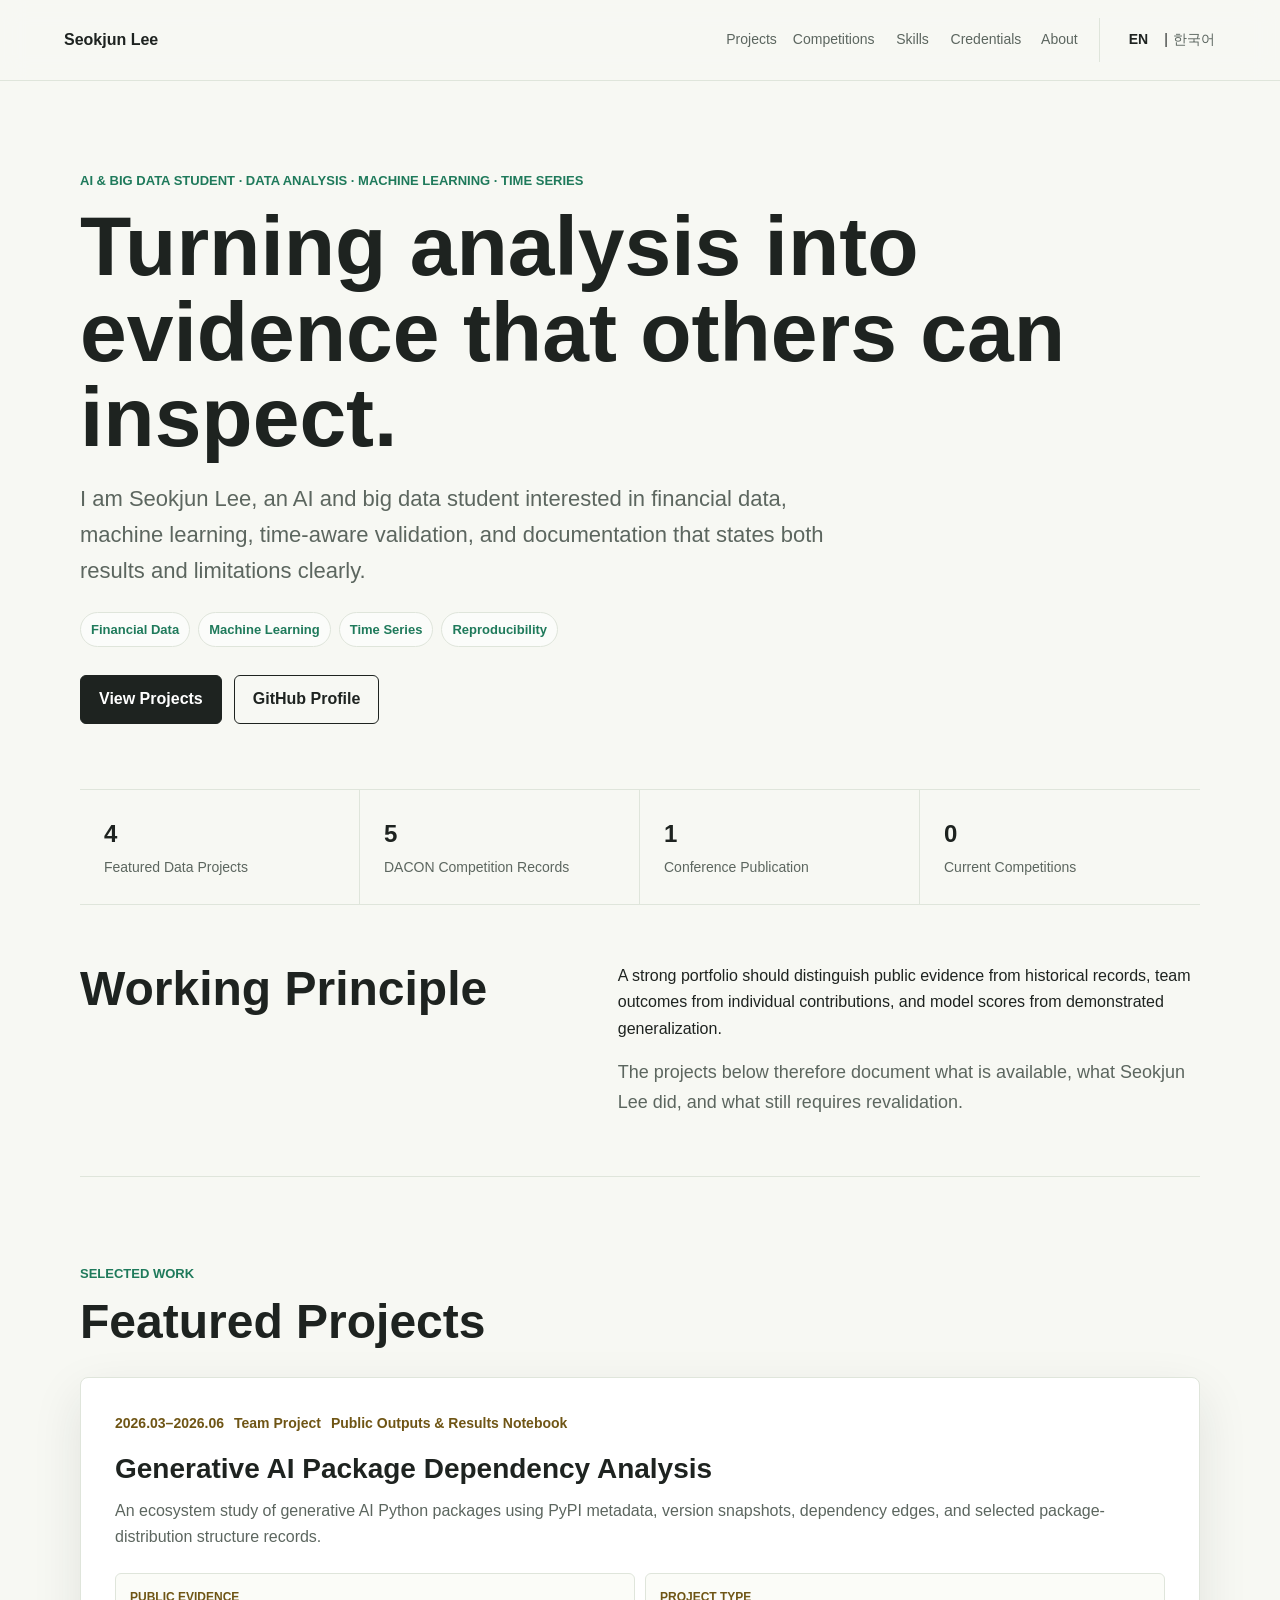
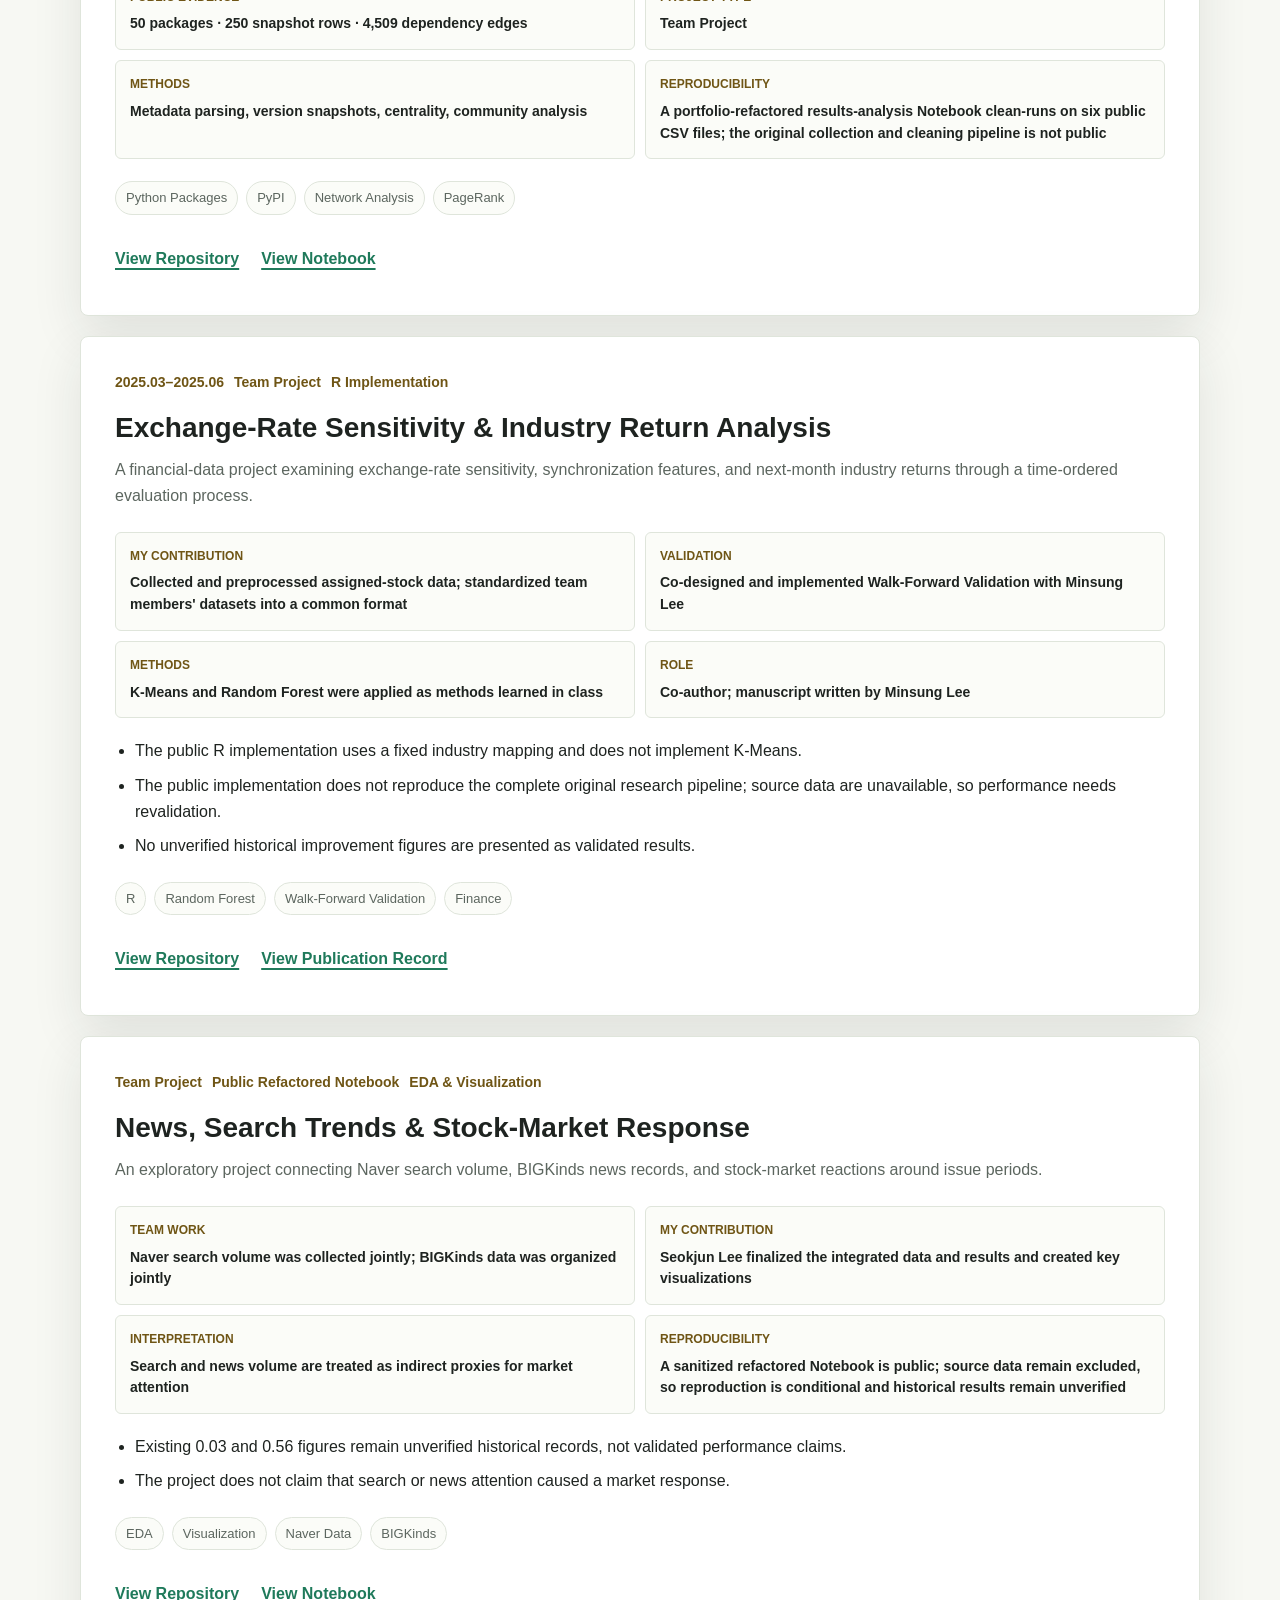
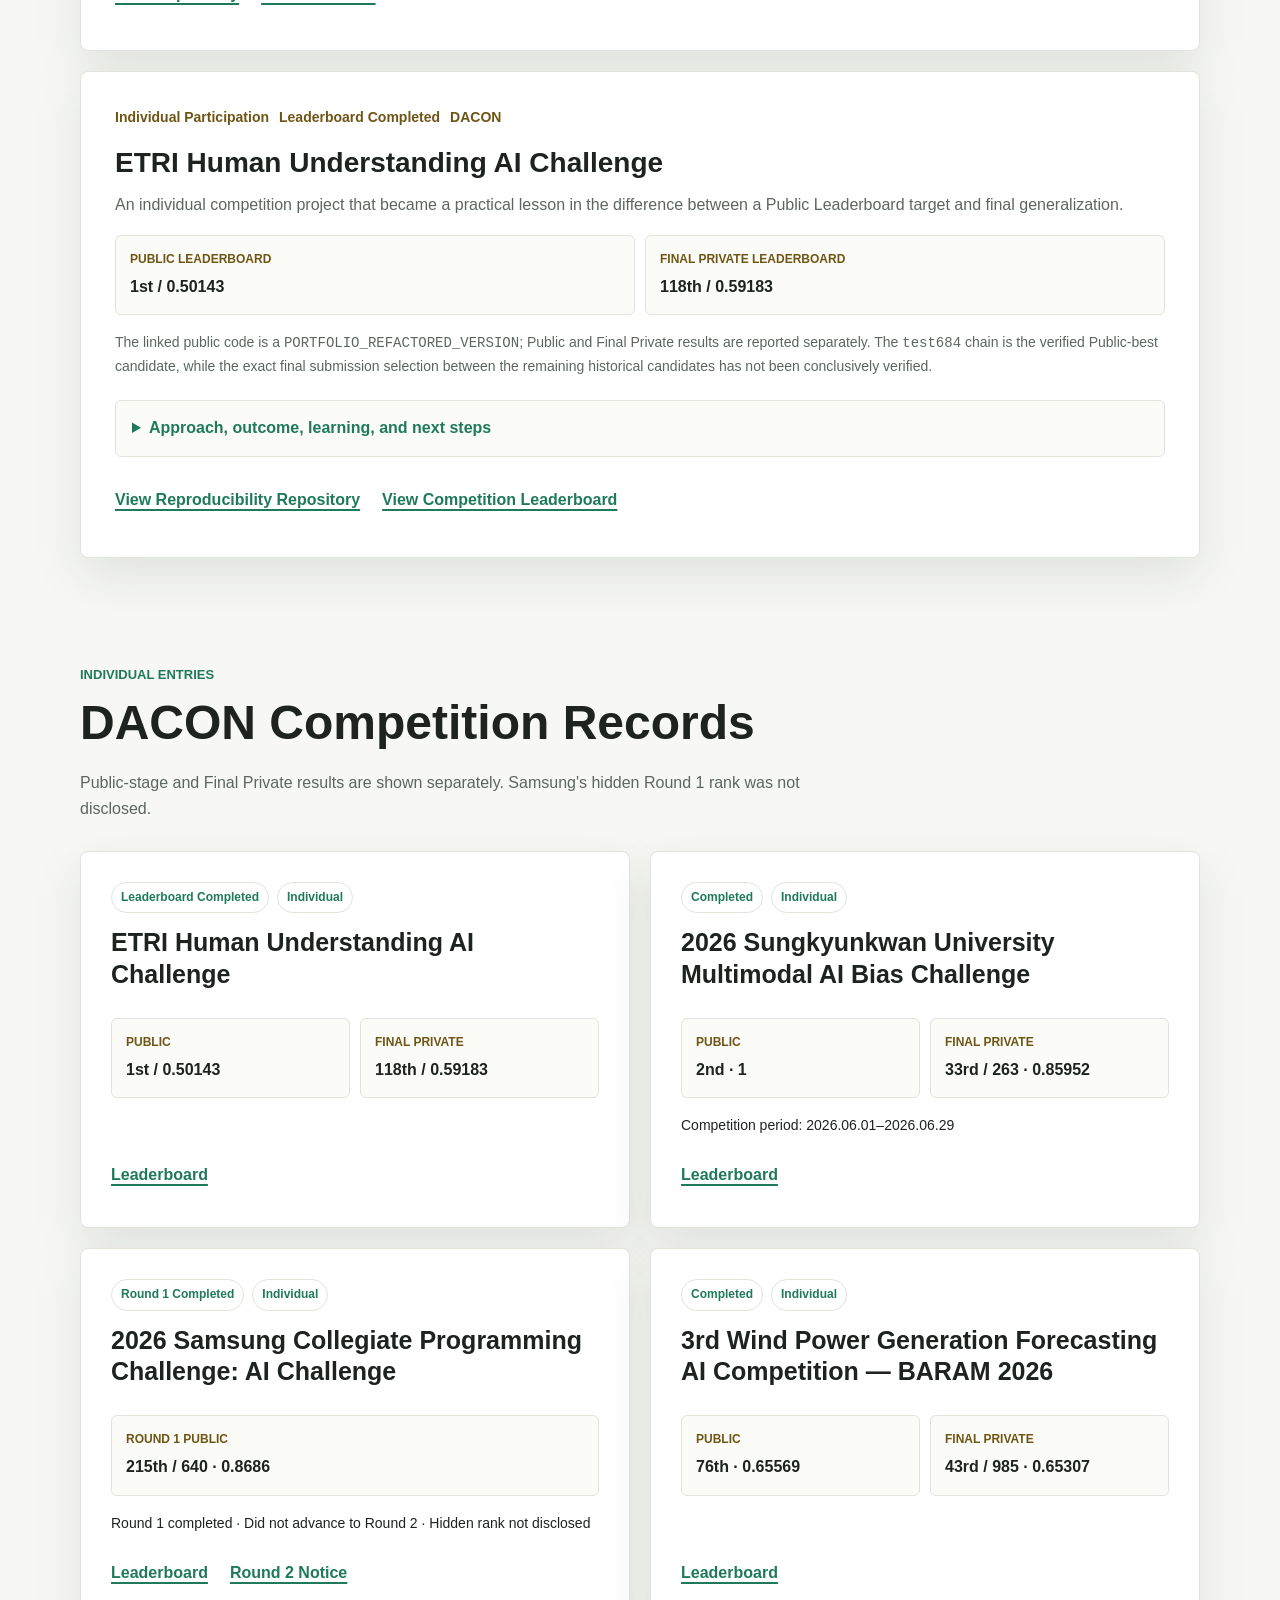
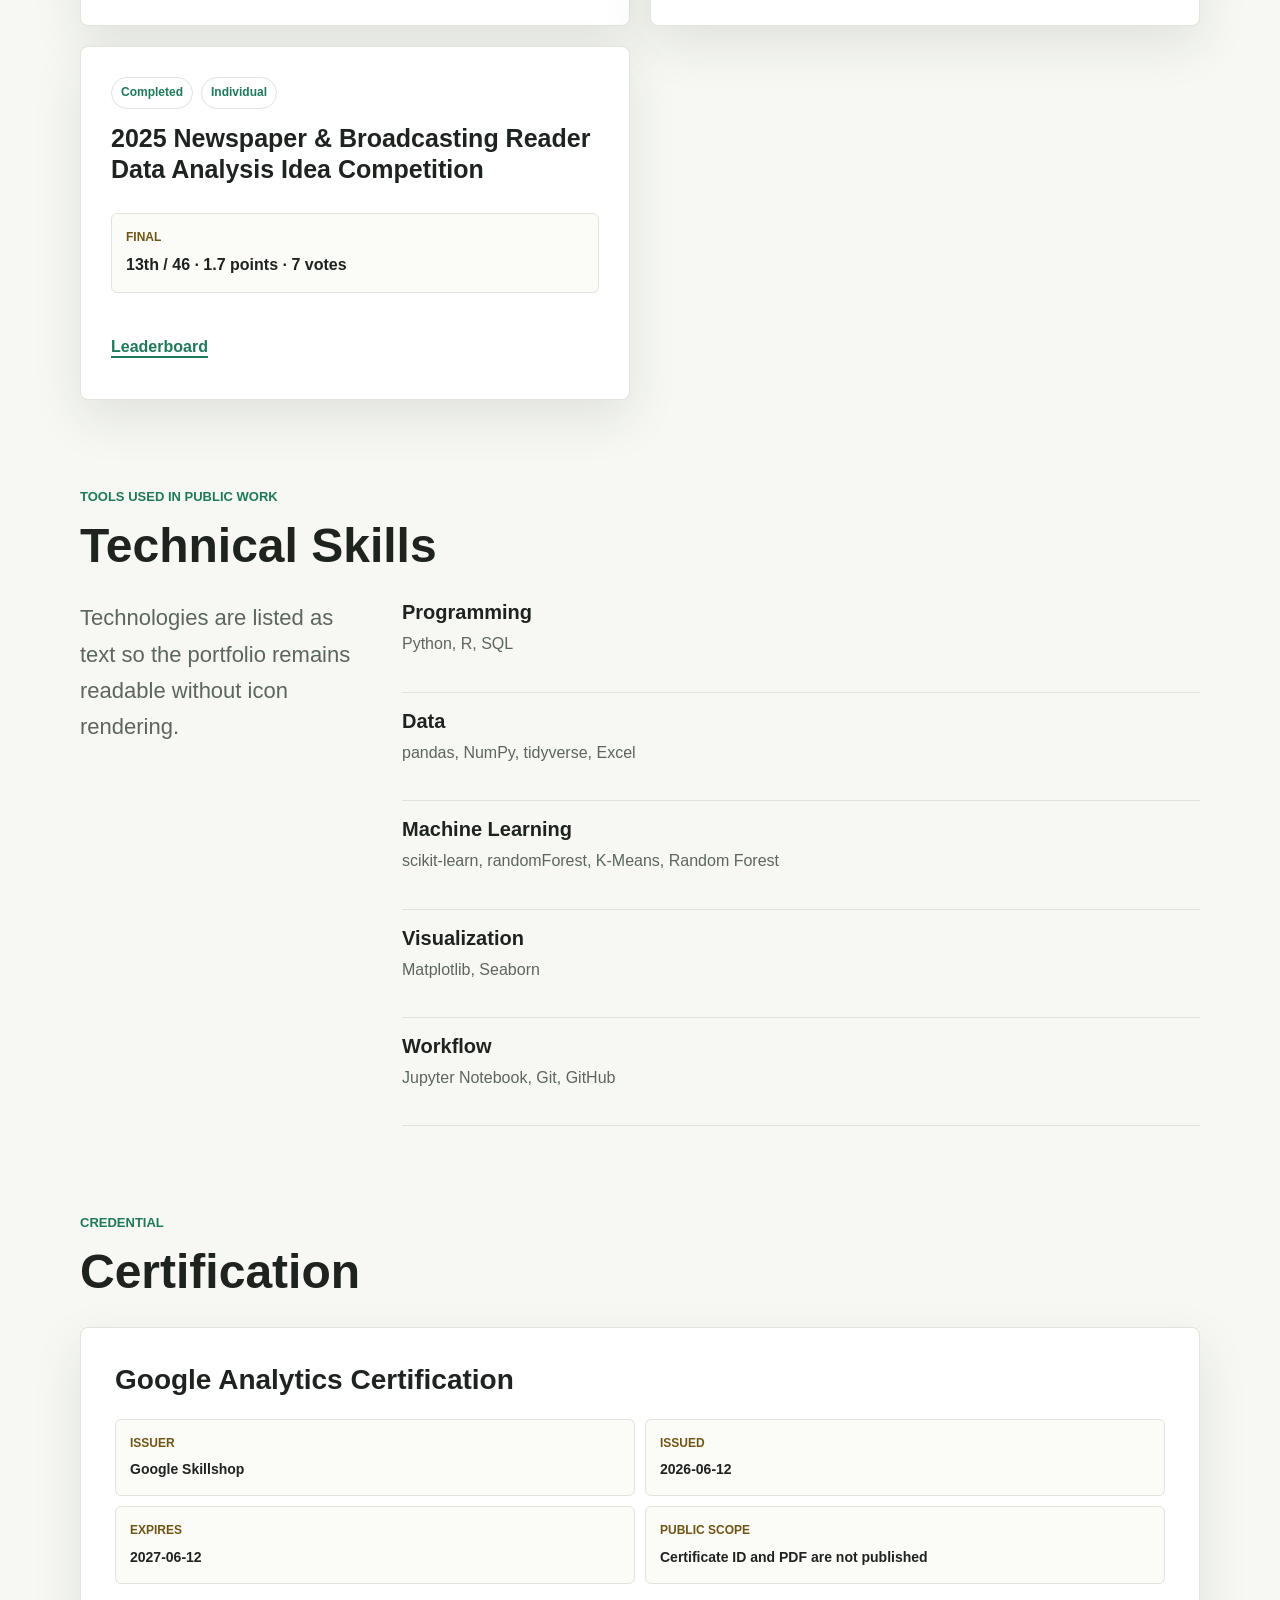
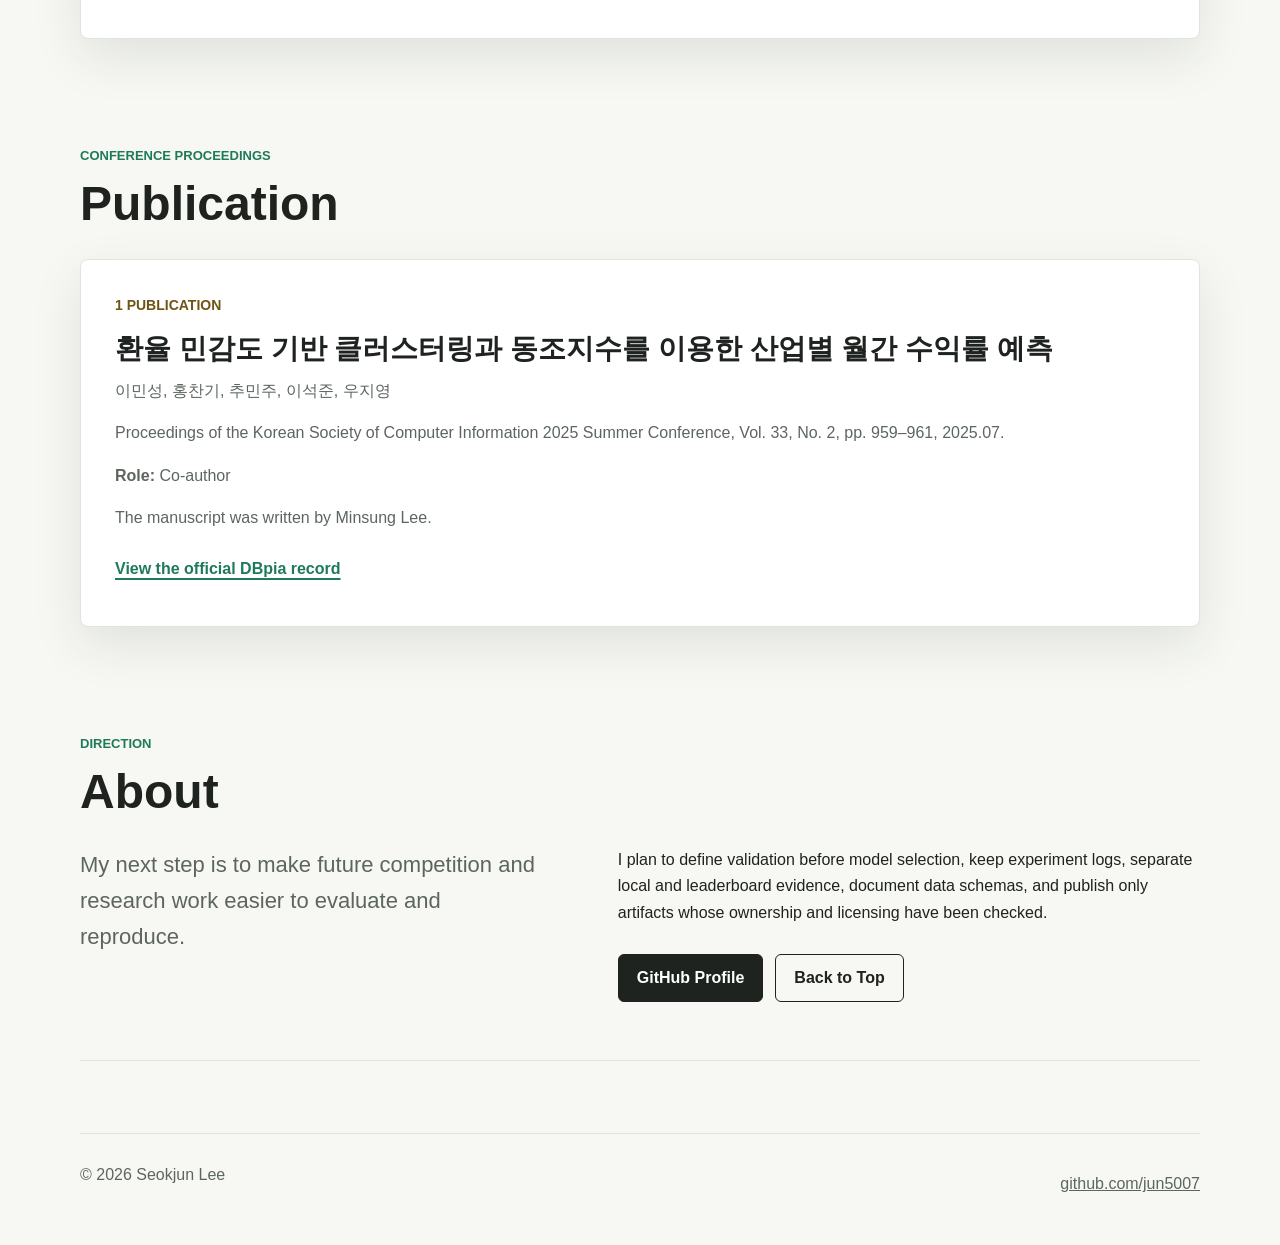
<file: index.html>
<!doctype html>
<html lang="en">
  <head>
    <meta charset="utf-8">
    <meta name="viewport" content="width=device-width, initial-scale=1">
    <meta name="description" content="Seokjun Lee's portfolio: data analysis, machine learning, time-series projects, DACON competition records, and publication.">
    <meta property="og:locale" content="en_US">
    <title>Seokjun Lee | AI &amp; Big Data Portfolio</title>
    <link rel="canonical" href="https://jun5007.github.io/">
    <link rel="alternate" hreflang="en" href="https://jun5007.github.io/">
    <link rel="alternate" hreflang="ko" href="https://jun5007.github.io/ko/">
    <link rel="alternate" hreflang="x-default" href="https://jun5007.github.io/">
    <link rel="stylesheet" href="./styles.css">
    <script src="./language.js" defer></script>
  </head>
  <body>
    <a class="skip-link" href="#content">Skip to content</a>

    <header class="site-header">
      <a class="brand" href="#top" aria-label="Seokjun Lee portfolio home">Seokjun Lee</a>
      <div class="header-actions">
        <nav class="primary-nav" aria-label="Primary navigation">
          <a href="#projects">Projects</a>
          <a href="#competitions">Competitions</a>
          <a href="#skills">Skills</a>
          <a href="#credentials">Credentials</a>
          <a href="#about">About</a>
        </nav>
        <nav class="language-switcher" aria-label="Language">
          <strong aria-current="page" lang="en">EN</strong>
          <span aria-hidden="true">|</span>
          <a href="./ko/" data-language-link lang="ko">한국어</a>
        </nav>
      </div>
    </header>

    <main id="content">
      <section class="intro" id="top" aria-labelledby="intro-title">
        <div>
          <p class="eyebrow">AI &amp; Big Data Student · Data Analysis · Machine Learning · Time Series</p>
          <h1 id="intro-title">Turning analysis into evidence that others can inspect.</h1>
          <p class="lead">
            I am Seokjun Lee, an AI and big data student interested in financial data, machine learning,
            time-aware validation, and documentation that states both results and limitations clearly.
          </p>
          <div class="focus-list" aria-label="Focus areas">
            <span>Financial Data</span>
            <span>Machine Learning</span>
            <span>Time Series</span>
            <span>Reproducibility</span>
          </div>
          <div class="actions">
            <a class="button primary" href="#projects">View Projects</a>
            <a class="button secondary" href="https://github.com/jun5007">GitHub Profile</a>
          </div>
        </div>
      </section>

      <section class="summary" aria-label="Portfolio summary">
        <div><strong>4</strong><span>Featured Data Projects</span></div>
        <div><strong>5</strong><span>DACON Competition Records</span></div>
        <div><strong>1</strong><span>Conference Publication</span></div>
        <div><strong>0</strong><span>Current Competitions</span></div>
      </section>

      <section class="section compact" aria-labelledby="strength-title">
        <div class="strength-grid">
          <h2 id="strength-title">Working Principle</h2>
          <div>
            <p>
              A strong portfolio should distinguish public evidence from historical records, team outcomes
              from individual contributions, and model scores from demonstrated generalization.
            </p>
            <p>
              The projects below therefore document what is available, what Seokjun Lee did, and what still
              requires revalidation.
            </p>
          </div>
        </div>
      </section>

      <section class="section" id="projects" aria-labelledby="projects-title">
        <div class="section-heading">
          <p class="eyebrow">Selected Work</p>
          <h2 id="projects-title">Featured Projects</h2>
        </div>

        <article class="project-card">
          <div class="project-meta">
            <span>2026.03–2026.06</span>
            <span>Team Project</span>
            <span>Public Outputs &amp; Results Notebook</span>
          </div>
          <h3>Generative AI Package Dependency Analysis</h3>
          <p>
            An ecosystem study of generative AI Python packages using PyPI metadata, version snapshots,
            dependency edges, and selected package-distribution structure records.
          </p>
          <div class="project-details">
            <div>
              <span>Public Evidence</span>
              <strong>50 packages · 250 snapshot rows · 4,509 dependency edges</strong>
            </div>
            <div>
              <span>Project Type</span>
              <strong>Team Project</strong>
            </div>
            <div>
              <span>Methods</span>
              <strong>Metadata parsing, version snapshots, centrality, community analysis</strong>
            </div>
            <div>
              <span>Reproducibility</span>
              <strong>A portfolio-refactored results-analysis Notebook clean-runs on six public CSV files; the original collection and cleaning pipeline is not public</strong>
            </div>
          </div>
          <div class="tags">
            <span>Python Packages</span><span>PyPI</span><span>Network Analysis</span><span>PageRank</span>
          </div>
          <div class="project-links">
            <a class="text-link" href="https://github.com/jun5007/genai-package-dependency-network">View Repository</a>
            <a class="text-link" href="https://github.com/jun5007/genai-package-dependency-network/blob/main/notebooks/01_public_results_analysis.ipynb">View Notebook</a>
          </div>
        </article>

        <article class="project-card">
          <div class="project-meta">
            <span>2025.03–2025.06</span>
            <span>Team Project</span>
            <span>R Implementation</span>
          </div>
          <h3>Exchange-Rate Sensitivity &amp; Industry Return Analysis</h3>
          <p>
            A financial-data project examining exchange-rate sensitivity, synchronization features, and
            next-month industry returns through a time-ordered evaluation process.
          </p>
          <div class="project-details">
            <div>
              <span>My Contribution</span>
              <strong>Collected and preprocessed assigned-stock data; standardized team members' datasets into a common format</strong>
            </div>
            <div>
              <span>Validation</span>
              <strong>Co-designed and implemented Walk-Forward Validation with Minsung Lee</strong>
            </div>
            <div>
              <span>Methods</span>
              <strong>K-Means and Random Forest were applied as methods learned in class</strong>
            </div>
            <div>
              <span>Role</span>
              <strong>Co-author; manuscript written by Minsung Lee</strong>
            </div>
          </div>
          <ul class="project-points">
            <li>The public R implementation uses a fixed industry mapping and does not implement K-Means.</li>
            <li>The public implementation does not reproduce the complete original research pipeline; source data are unavailable, so performance needs revalidation.</li>
            <li>No unverified historical improvement figures are presented as validated results.</li>
          </ul>
          <div class="tags">
            <span>R</span><span>Random Forest</span><span>Walk-Forward Validation</span><span>Finance</span>
          </div>
          <div class="project-links">
            <a class="text-link" href="https://github.com/jun5007/exchange-rate-synchronization">View Repository</a>
            <a class="text-link" href="https://www.dbpia.co.kr/journal/articleDetail?nodeId=NODE12337990">View Publication Record</a>
          </div>
        </article>

        <article class="project-card">
          <div class="project-meta">
            <span>Team Project</span>
            <span>Public Refactored Notebook</span>
            <span>EDA &amp; Visualization</span>
          </div>
          <h3>News, Search Trends &amp; Stock-Market Response</h3>
          <p>
            An exploratory project connecting Naver search volume, BIGKinds news records, and stock-market
            reactions around issue periods.
          </p>
          <div class="project-details">
            <div>
              <span>Team Work</span>
              <strong>Naver search volume was collected jointly; BIGKinds data was organized jointly</strong>
            </div>
            <div>
              <span>My Contribution</span>
              <strong>Seokjun Lee finalized the integrated data and results and created key visualizations</strong>
            </div>
            <div>
              <span>Interpretation</span>
              <strong>Search and news volume are treated as indirect proxies for market attention</strong>
            </div>
            <div>
              <span>Reproducibility</span>
              <strong>A sanitized refactored Notebook is public; source data remain excluded, so reproduction is conditional and historical results remain unverified</strong>
            </div>
          </div>
          <ul class="project-points">
            <li>Existing 0.03 and 0.56 figures remain unverified historical records, not validated performance claims.</li>
            <li>The project does not claim that search or news attention caused a market response.</li>
          </ul>
          <div class="tags">
            <span>EDA</span><span>Visualization</span><span>Naver Data</span><span>BIGKinds</span>
          </div>
          <div class="project-links">
            <a class="text-link" href="https://github.com/jun5007/issue-stock-eda">View Repository</a>
            <a class="text-link" href="https://github.com/jun5007/issue-stock-eda/blob/main/notebooks/01_team_integrated_analysis.ipynb">View Notebook</a>
          </div>
        </article>

        <article class="project-card">
          <div class="project-meta">
            <span>Individual Participation</span>
            <span>Leaderboard Completed</span>
            <span>DACON</span>
          </div>
          <h3>ETRI Human Understanding AI Challenge</h3>
          <p>
            An individual competition project that became a practical lesson in the difference between a
            Public Leaderboard target and final generalization.
          </p>
          <ul class="competition-results" aria-label="ETRI results">
            <li><span>Public Leaderboard</span><strong>1st / 0.50143</strong></li>
            <li><span>Final Private Leaderboard</span><strong>118th / 0.59183</strong></li>
          </ul>
          <p class="result-source">
            The linked public code is a <code>PORTFOLIO_REFACTORED_VERSION</code>; Public and Final Private
            results are reported separately. The <code>test684</code> chain is the verified Public-best candidate,
            while the exact final submission selection between the remaining historical candidates has not been
            conclusively verified.
          </p>
          <details class="retrospective">
            <summary>Approach, outcome, learning, and next steps</summary>
            <div class="retrospective-content">
              <h4>Initial approach</h4>
              <p>
                Because the Public Leaderboard ranking contributed to a course grade, the initial model-selection
                goal prioritized the Public score. After testing multiple models and preprocessing approaches,
                the entry reached Public 1st. The model and validation process were then adjusted to pursue better
                Private-set generalization; the Public rank moved through 3rd and 5th, and a later candidate
                returned to Public 1st. The exact final submission artifact cannot be independently confirmed
                from the surviving public files.
              </p>
              <h4>What worked and what did not</h4>
              <p>
                The Public result met the initial course objective. The Final Private result of 118th showed that
                the Public-stage performance did not generalize to the full test set. The remaining materials do
                not support a single definitive cause. Repeated Public-score checking may have indirectly guided
                selection toward that split, and the local validation design may not have represented the Private
                data well enough.
              </p>
              <h4>What I learned</h4>
              <p>
                Public rank and generalization are different criteria. Model selection should rely on a
                pre-defined local validation method and experiment records, not repeated reactions to leaderboard
                movement.
              </p>
              <h4>What I will change</h4>
              <p>
                Future competitions will track local scores by model, fold, and random seed; Public-to-local
                gaps; feature changes; submission rationale; probability distributions and calibration; and the
                final selection rule before choosing an entry.
              </p>
            </div>
          </details>
          <div class="project-links">
            <a class="text-link" href="https://github.com/jun5007/dacon-etri-human-understanding-2026">View Reproducibility Repository</a>
            <a class="text-link" href="https://www.dacon.io/competitions/official/236690/leaderboard">View Competition Leaderboard</a>
          </div>
        </article>
      </section>

      <section class="section" id="competitions" aria-labelledby="competitions-title">
        <div class="section-heading">
          <p class="eyebrow">Individual Entries</p>
          <h2 id="competitions-title">DACON Competition Records</h2>
        </div>
        <p class="section-note">
          Public-stage and Final Private results are shown separately. Samsung's hidden Round 1 rank was not disclosed.
        </p>
        <div class="competition-grid">
          <article class="competition-card">
            <div class="competition-meta"><span>Leaderboard Completed</span><span>Individual</span></div>
            <h3>ETRI Human Understanding AI Challenge</h3>
            <ul class="competition-results">
              <li><span>Public</span><strong>1st / 0.50143</strong></li>
              <li><span>Final Private</span><strong>118th / 0.59183</strong></li>
            </ul>
            <div class="project-links">
              <a class="text-link" href="https://www.dacon.io/competitions/official/236690/leaderboard">Leaderboard</a>
            </div>
          </article>

          <article class="competition-card">
            <div class="competition-meta"><span>Completed</span><span>Individual</span></div>
            <h3>2026 Sungkyunkwan University Multimodal AI Bias Challenge</h3>
            <ul class="competition-results">
              <li><span>Public</span><strong>2nd · 1</strong></li>
              <li><span>Final Private</span><strong>33rd / 263 · 0.85952</strong></li>
            </ul>
            <p class="result-source">Competition period: 2026.06.01–2026.06.29</p>
            <div class="project-links">
              <a class="text-link" href="https://www.dacon.io/competitions/official/236722/leaderboard">Leaderboard</a>
            </div>
          </article>

          <article class="competition-card">
            <div class="competition-meta"><span>Round 1 Completed</span><span>Individual</span></div>
            <h3>2026 Samsung Collegiate Programming Challenge: AI Challenge</h3>
            <ul class="competition-results single-result">
              <li><span>Round 1 Public</span><strong>215th / 640 · 0.8686</strong></li>
            </ul>
            <p class="result-source">Round 1 completed · Did not advance to Round 2 · Hidden rank not disclosed</p>
            <div class="project-links">
              <a class="text-link" href="https://www.dacon.io/competitions/official/236730/leaderboard">Leaderboard</a>
              <a class="text-link" href="https://dacon.io/competitions/official/236730/talkboard/417055">Round 2 Notice</a>
            </div>
          </article>

          <article class="competition-card">
            <div class="competition-meta"><span>Completed</span><span>Individual</span></div>
            <h3>3rd Wind Power Generation Forecasting AI Competition — BARAM 2026</h3>
            <ul class="competition-results">
              <li><span>Public</span><strong>76th · 0.65569</strong></li>
              <li><span>Final Private</span><strong>43rd / 985 · 0.65307</strong></li>
            </ul>
            <div class="project-links">
              <a class="text-link" href="https://www.dacon.io/competitions/official/236727/leaderboard">Leaderboard</a>
            </div>
          </article>

          <article class="competition-card">
            <div class="competition-meta"><span>Completed</span><span>Individual</span></div>
            <h3>2025 Newspaper &amp; Broadcasting Reader Data Analysis Idea Competition</h3>
            <ul class="competition-results single-result">
              <li><span>Final</span><strong>13th / 46 · 1.7 points · 7 votes</strong></li>
            </ul>
            <div class="project-links">
              <a class="text-link" href="https://www.dacon.io/competitions/official/236606/leaderboard">Leaderboard</a>
            </div>
          </article>
        </div>
      </section>

      <section class="section" id="skills" aria-labelledby="skills-title">
        <div class="section-heading">
          <p class="eyebrow">Tools Used in Public Work</p>
          <h2 id="skills-title">Technical Skills</h2>
        </div>
        <div class="two-column">
          <p class="lead">
            Technologies are listed as text so the portfolio remains readable without icon rendering.
          </p>
          <div class="skill-groups">
            <div><h3>Programming</h3><p>Python, R, SQL</p></div>
            <div><h3>Data</h3><p>pandas, NumPy, tidyverse, Excel</p></div>
            <div><h3>Machine Learning</h3><p>scikit-learn, randomForest, K-Means, Random Forest</p></div>
            <div><h3>Visualization</h3><p>Matplotlib, Seaborn</p></div>
            <div><h3>Workflow</h3><p>Jupyter Notebook, Git, GitHub</p></div>
          </div>
        </div>
      </section>

      <section class="section" id="credentials" aria-labelledby="credentials-title">
        <div class="section-heading">
          <p class="eyebrow">Credential</p>
          <h2 id="credentials-title">Certification</h2>
        </div>
        <article class="project-card credential-card">
          <h3>Google Analytics Certification</h3>
          <div class="project-details">
            <div><span>Issuer</span><strong>Google Skillshop</strong></div>
            <div><span>Issued</span><strong>2026-06-12</strong></div>
            <div><span>Expires</span><strong>2027-06-12</strong></div>
            <div><span>Public Scope</span><strong>Certificate ID and PDF are not published</strong></div>
          </div>
        </article>
      </section>

      <section class="section" id="publication" aria-labelledby="publication-title">
        <div class="section-heading">
          <p class="eyebrow">Conference Proceedings</p>
          <h2 id="publication-title">Publication</h2>
        </div>
        <article class="project-card publication-card">
          <p class="publication-count">1 publication</p>
          <h3 lang="ko">환율 민감도 기반 클러스터링과 동조지수를 이용한 산업별 월간 수익률 예측</h3>
          <p lang="ko">이민성, 홍찬기, 추민주, 이석준, 우지영</p>
          <p>
            Proceedings of the Korean Society of Computer Information 2025 Summer Conference,
            Vol. 33, No. 2, pp. 959–961, 2025.07.
          </p>
          <p><strong>Role:</strong> Co-author</p>
          <p>The manuscript was written by Minsung Lee.</p>
          <a class="text-link" href="https://www.dbpia.co.kr/journal/articleDetail?nodeId=NODE12337990">View the official DBpia record</a>
        </article>
      </section>

      <section class="section" id="about" aria-labelledby="about-title">
        <div class="section-heading">
          <p class="eyebrow">Direction</p>
          <h2 id="about-title">About</h2>
        </div>
        <div class="strength-grid">
          <p class="lead">
            My next step is to make future competition and research work easier to evaluate and reproduce.
          </p>
          <div>
            <p>
              I plan to define validation before model selection, keep experiment logs, separate local and
              leaderboard evidence, document data schemas, and publish only artifacts whose ownership and
              licensing have been checked.
            </p>
            <div class="actions">
              <a class="button primary" href="https://github.com/jun5007">GitHub Profile</a>
              <a class="button secondary" href="#top">Back to Top</a>
            </div>
          </div>
        </div>
      </section>
    </main>

    <footer>
      <span>© 2026 Seokjun Lee</span>
      <a href="https://github.com/jun5007">github.com/jun5007</a>
    </footer>
  </body>
</html>
</file>
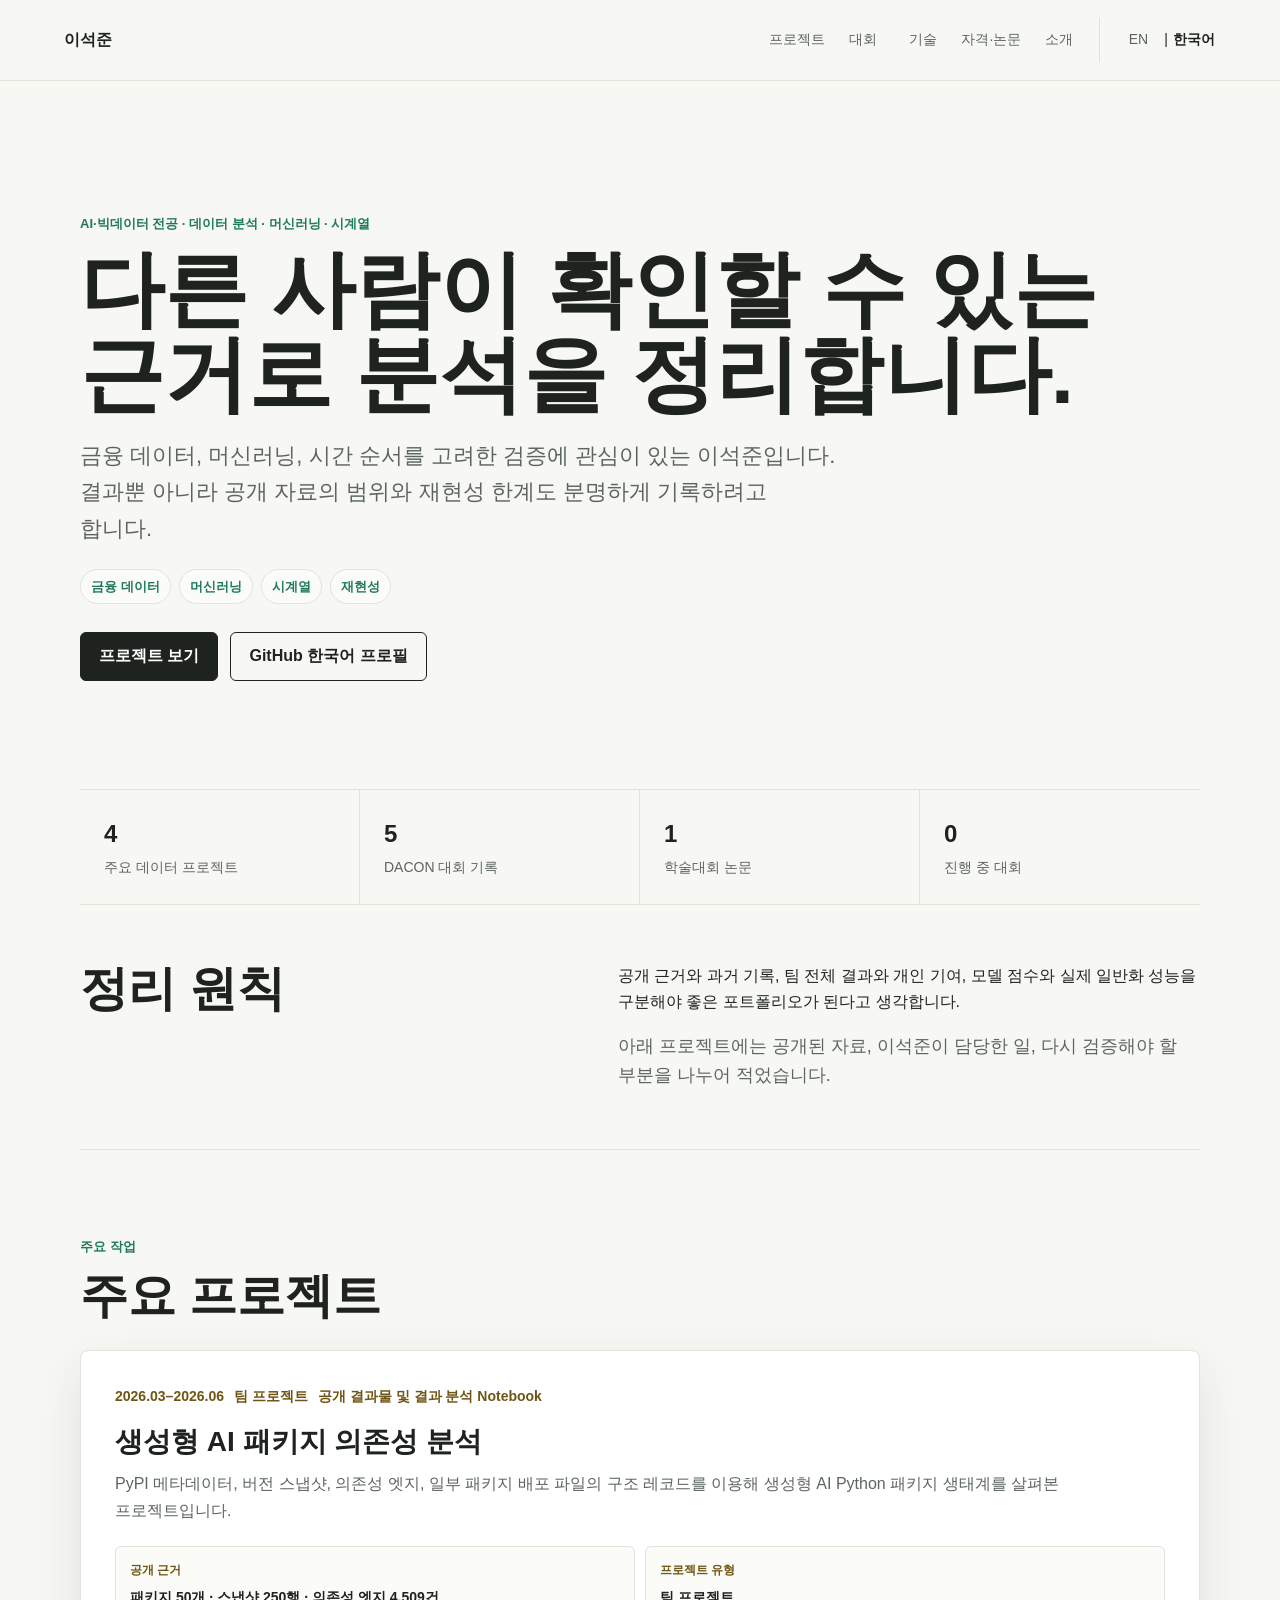
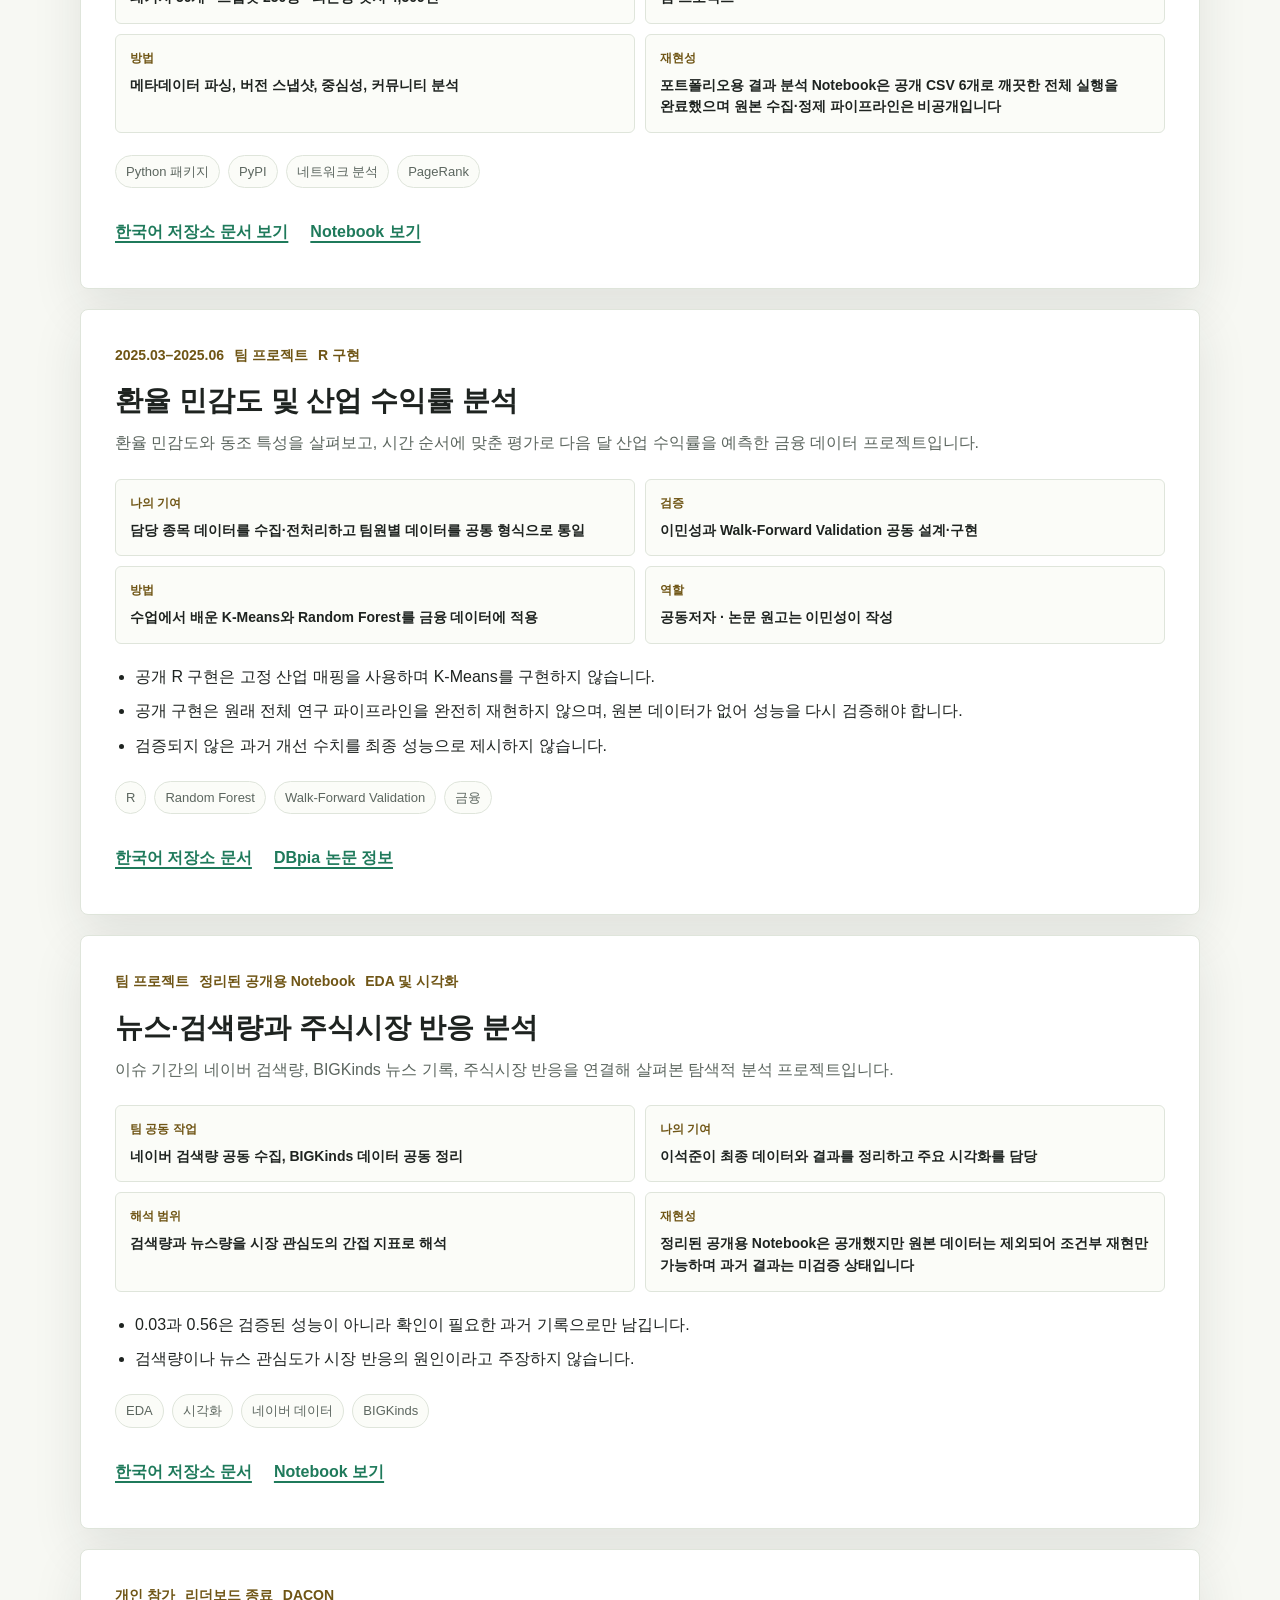
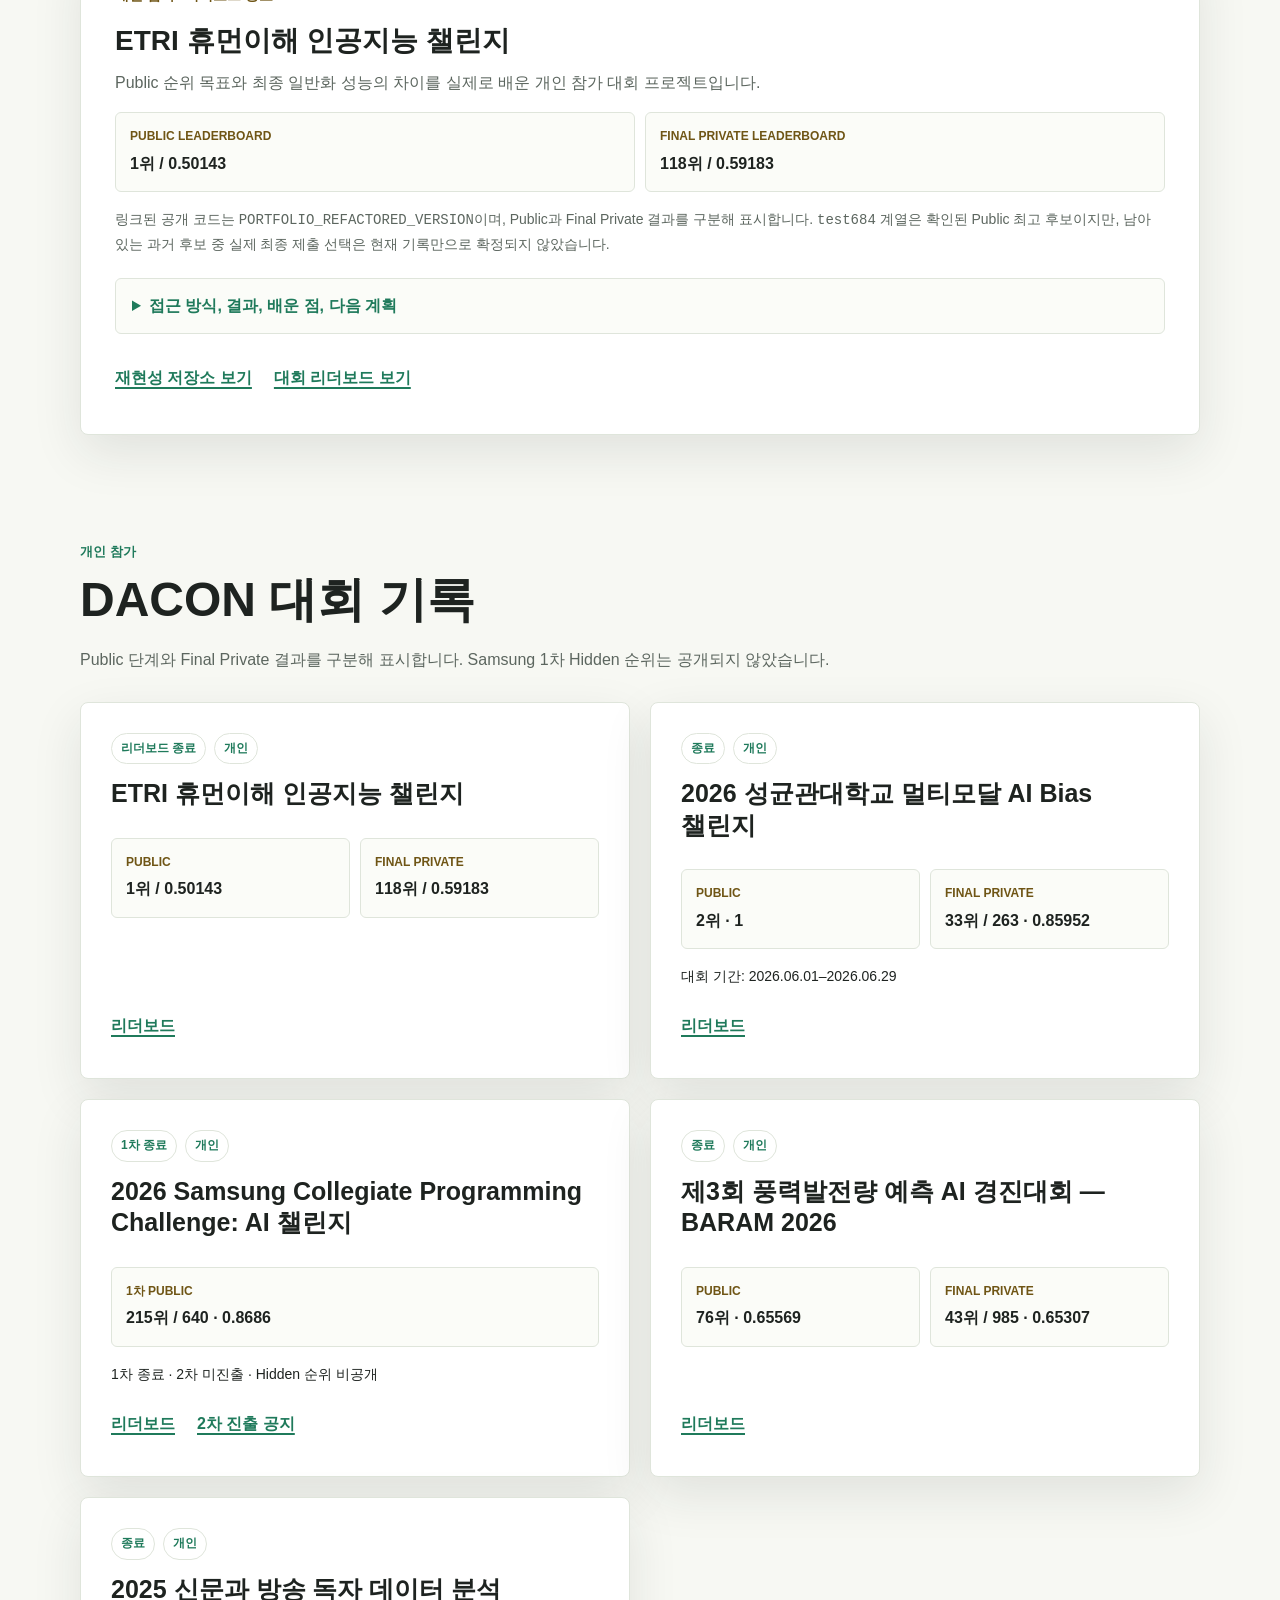
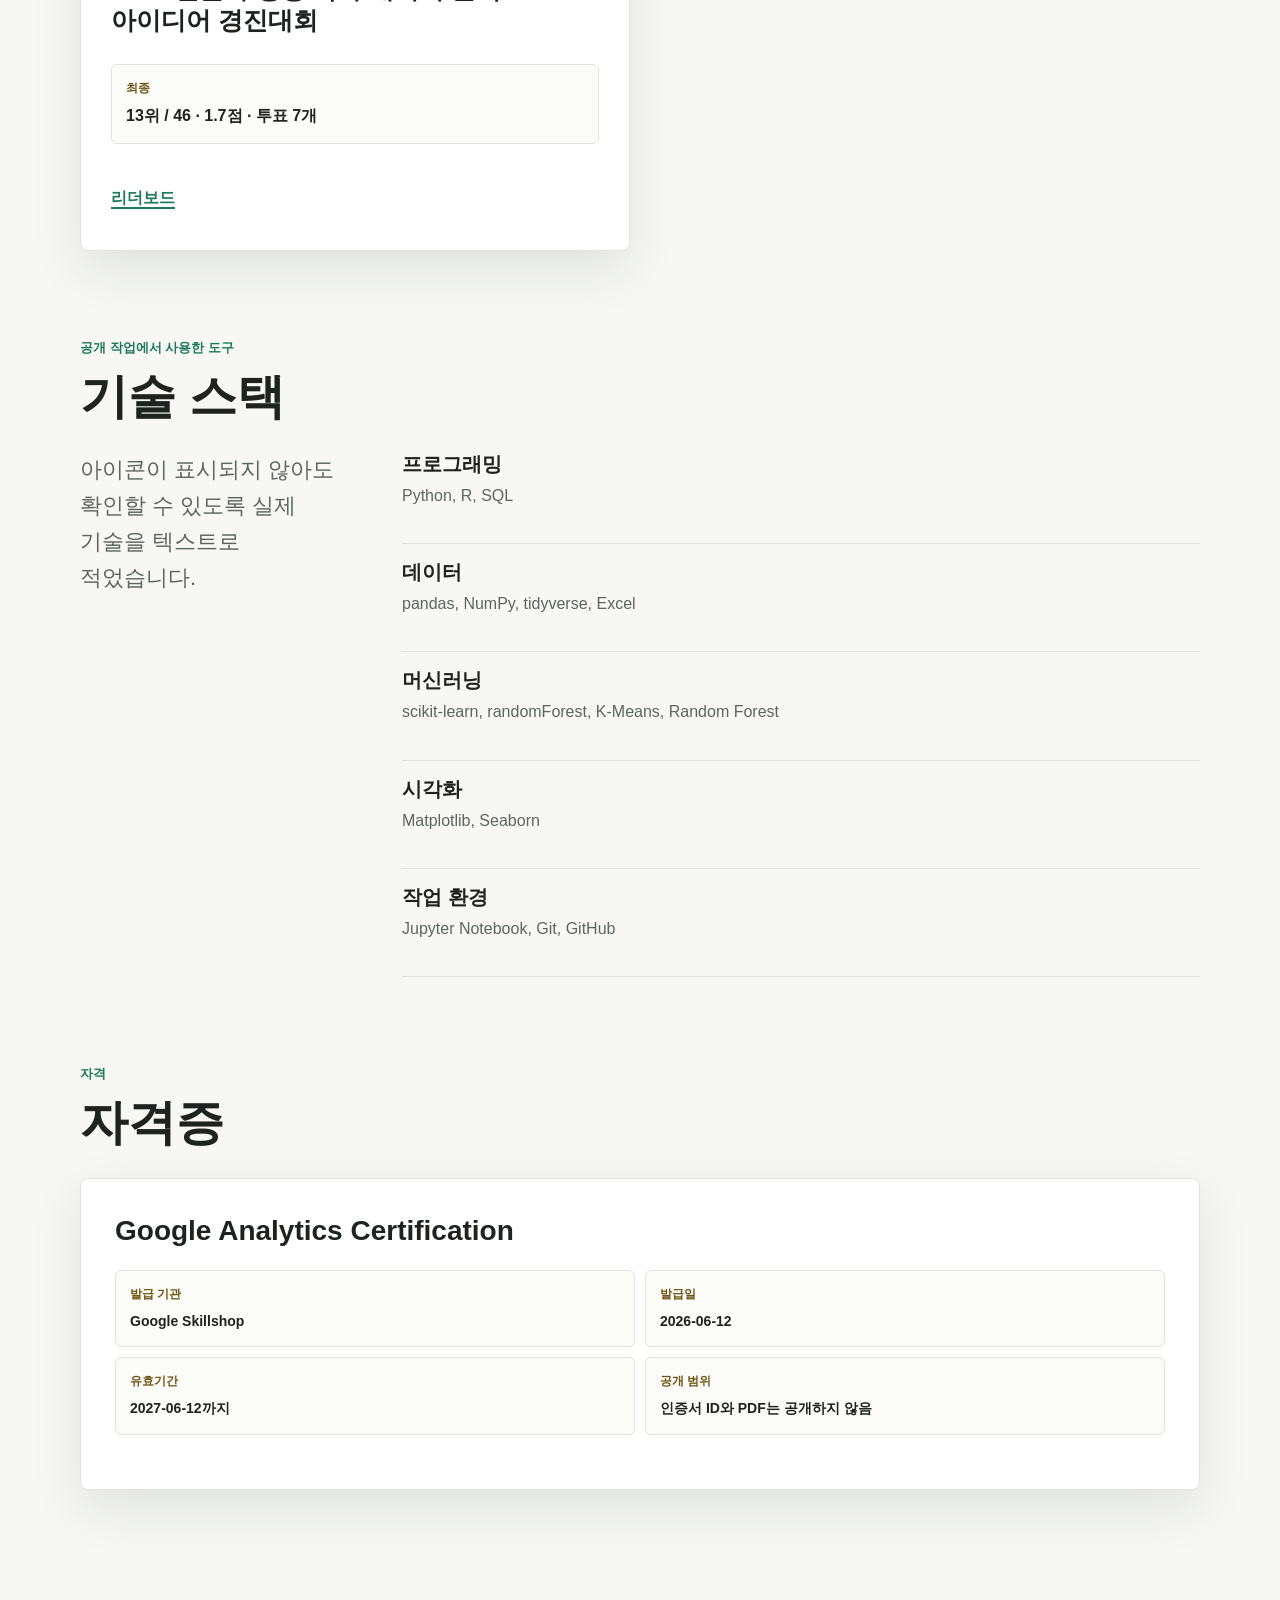
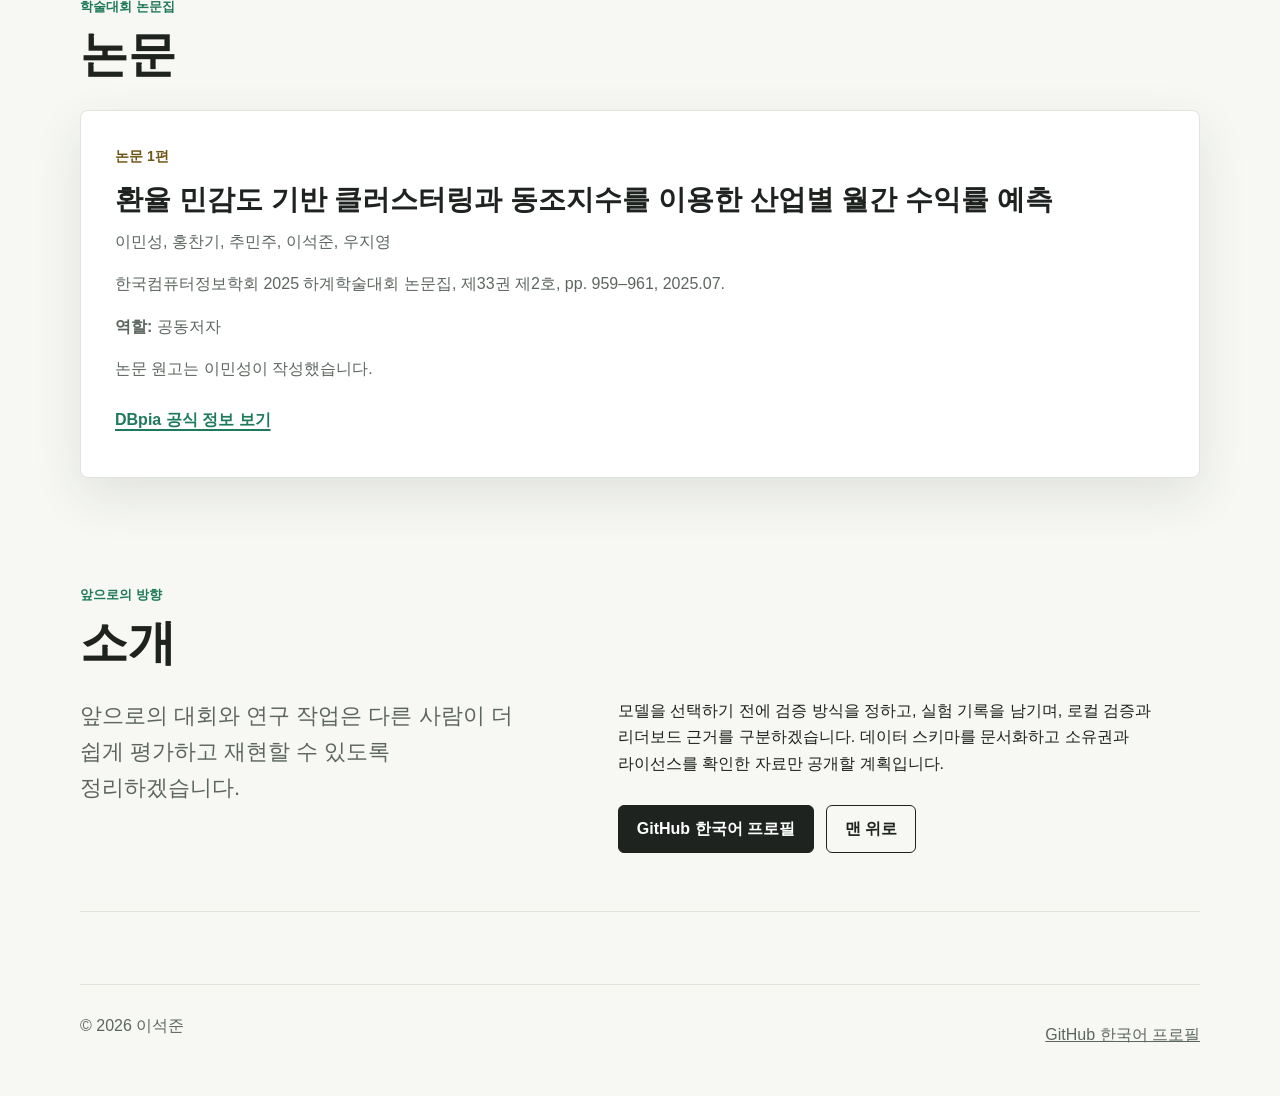
<file: ko/index.html>
<!doctype html>
<html lang="ko">
  <head>
    <meta charset="utf-8">
    <meta name="viewport" content="width=device-width, initial-scale=1">
    <meta name="description" content="이석준의 데이터 분석·머신러닝·시계열 프로젝트, DACON 대회 기록, 논문을 정리한 포트폴리오입니다.">
    <meta property="og:locale" content="ko_KR">
    <title>이석준 | AI &amp; 빅데이터 포트폴리오</title>
    <link rel="canonical" href="https://jun5007.github.io/ko/">
    <link rel="alternate" hreflang="en" href="https://jun5007.github.io/">
    <link rel="alternate" hreflang="ko" href="https://jun5007.github.io/ko/">
    <link rel="alternate" hreflang="x-default" href="https://jun5007.github.io/">
    <link rel="stylesheet" href="../styles.css">
    <script src="../language.js" defer></script>
  </head>
  <body>
    <a class="skip-link" href="#content">본문으로 바로가기</a>

    <header class="site-header">
      <a class="brand" href="#top" aria-label="이석준 포트폴리오 홈">이석준</a>
      <div class="header-actions">
        <nav class="primary-nav" aria-label="주요 메뉴">
          <a href="#projects">프로젝트</a>
          <a href="#competitions">대회</a>
          <a href="#skills">기술</a>
          <a href="#credentials">자격·논문</a>
          <a href="#about">소개</a>
        </nav>
        <nav class="language-switcher" aria-label="언어">
          <a href="../" data-language-link lang="en">EN</a>
          <span aria-hidden="true">|</span>
          <strong aria-current="page" lang="ko">한국어</strong>
        </nav>
      </div>
    </header>

    <main id="content">
      <section class="intro" id="top" aria-labelledby="intro-title">
        <div>
          <p class="eyebrow">AI·빅데이터 전공 · 데이터 분석 · 머신러닝 · 시계열</p>
          <h1 id="intro-title">다른 사람이 확인할 수 있는 근거로 분석을 정리합니다.</h1>
          <p class="lead">
            금융 데이터, 머신러닝, 시간 순서를 고려한 검증에 관심이 있는 이석준입니다.
            결과뿐 아니라 공개 자료의 범위와 재현성 한계도 분명하게 기록하려고 합니다.
          </p>
          <div class="focus-list" aria-label="관심 분야">
            <span>금융 데이터</span>
            <span>머신러닝</span>
            <span>시계열</span>
            <span>재현성</span>
          </div>
          <div class="actions">
            <a class="button primary" href="#projects">프로젝트 보기</a>
            <a class="button secondary" href="https://github.com/jun5007/jun5007/blob/main/README.ko.md">GitHub 한국어 프로필</a>
          </div>
        </div>
      </section>

      <section class="summary" aria-label="포트폴리오 요약">
        <div><strong>4</strong><span>주요 데이터 프로젝트</span></div>
        <div><strong>5</strong><span>DACON 대회 기록</span></div>
        <div><strong>1</strong><span>학술대회 논문</span></div>
        <div><strong>0</strong><span>진행 중 대회</span></div>
      </section>

      <section class="section compact" aria-labelledby="strength-title">
        <div class="strength-grid">
          <h2 id="strength-title">정리 원칙</h2>
          <div>
            <p>
              공개 근거와 과거 기록, 팀 전체 결과와 개인 기여, 모델 점수와 실제 일반화 성능을
              구분해야 좋은 포트폴리오가 된다고 생각합니다.
            </p>
            <p>
              아래 프로젝트에는 공개된 자료, 이석준이 담당한 일, 다시 검증해야 할 부분을 나누어 적었습니다.
            </p>
          </div>
        </div>
      </section>

      <section class="section" id="projects" aria-labelledby="projects-title">
        <div class="section-heading">
          <p class="eyebrow">주요 작업</p>
          <h2 id="projects-title">주요 프로젝트</h2>
        </div>

        <article class="project-card">
          <div class="project-meta">
            <span>2026.03–2026.06</span>
            <span>팀 프로젝트</span>
            <span>공개 결과물 및 결과 분석 Notebook</span>
          </div>
          <h3>생성형 AI 패키지 의존성 분석</h3>
          <p>
            PyPI 메타데이터, 버전 스냅샷, 의존성 엣지, 일부 패키지 배포 파일의 구조 레코드를 이용해
            생성형 AI Python 패키지 생태계를 살펴본 프로젝트입니다.
          </p>
          <div class="project-details">
            <div>
              <span>공개 근거</span>
              <strong>패키지 50개 · 스냅샷 250행 · 의존성 엣지 4,509건</strong>
            </div>
            <div>
              <span>프로젝트 유형</span>
              <strong>팀 프로젝트</strong>
            </div>
            <div>
              <span>방법</span>
              <strong>메타데이터 파싱, 버전 스냅샷, 중심성, 커뮤니티 분석</strong>
            </div>
            <div>
              <span>재현성</span>
              <strong>포트폴리오용 결과 분석 Notebook은 공개 CSV 6개로 깨끗한 전체 실행을 완료했으며 원본 수집·정제 파이프라인은 비공개입니다</strong>
            </div>
          </div>
          <div class="tags">
            <span>Python 패키지</span><span>PyPI</span><span>네트워크 분석</span><span>PageRank</span>
          </div>
          <div class="project-links">
            <a class="text-link" href="https://github.com/jun5007/genai-package-dependency-network/blob/main/README.ko.md">한국어 저장소 문서 보기</a>
            <a class="text-link" href="https://github.com/jun5007/genai-package-dependency-network/blob/main/notebooks/01_public_results_analysis.ipynb">Notebook 보기</a>
          </div>
        </article>

        <article class="project-card">
          <div class="project-meta">
            <span>2025.03–2025.06</span>
            <span>팀 프로젝트</span>
            <span>R 구현</span>
          </div>
          <h3>환율 민감도 및 산업 수익률 분석</h3>
          <p>
            환율 민감도와 동조 특성을 살펴보고, 시간 순서에 맞춘 평가로 다음 달 산업 수익률을 예측한
            금융 데이터 프로젝트입니다.
          </p>
          <div class="project-details">
            <div>
              <span>나의 기여</span>
              <strong>담당 종목 데이터를 수집·전처리하고 팀원별 데이터를 공통 형식으로 통일</strong>
            </div>
            <div>
              <span>검증</span>
              <strong>이민성과 Walk-Forward Validation 공동 설계·구현</strong>
            </div>
            <div>
              <span>방법</span>
              <strong>수업에서 배운 K-Means와 Random Forest를 금융 데이터에 적용</strong>
            </div>
            <div>
              <span>역할</span>
              <strong>공동저자 · 논문 원고는 이민성이 작성</strong>
            </div>
          </div>
          <ul class="project-points">
            <li>공개 R 구현은 고정 산업 매핑을 사용하며 K-Means를 구현하지 않습니다.</li>
            <li>공개 구현은 원래 전체 연구 파이프라인을 완전히 재현하지 않으며, 원본 데이터가 없어 성능을 다시 검증해야 합니다.</li>
            <li>검증되지 않은 과거 개선 수치를 최종 성능으로 제시하지 않습니다.</li>
          </ul>
          <div class="tags">
            <span>R</span><span>Random Forest</span><span>Walk-Forward Validation</span><span>금융</span>
          </div>
          <div class="project-links">
            <a class="text-link" href="https://github.com/jun5007/exchange-rate-synchronization/blob/main/README.ko.md">한국어 저장소 문서</a>
            <a class="text-link" href="https://www.dbpia.co.kr/journal/articleDetail?nodeId=NODE12337990">DBpia 논문 정보</a>
          </div>
        </article>

        <article class="project-card">
          <div class="project-meta">
            <span>팀 프로젝트</span>
            <span>정리된 공개용 Notebook</span>
            <span>EDA 및 시각화</span>
          </div>
          <h3>뉴스·검색량과 주식시장 반응 분석</h3>
          <p>
            이슈 기간의 네이버 검색량, BIGKinds 뉴스 기록, 주식시장 반응을 연결해 살펴본 탐색적 분석 프로젝트입니다.
          </p>
          <div class="project-details">
            <div>
              <span>팀 공동 작업</span>
              <strong>네이버 검색량 공동 수집, BIGKinds 데이터 공동 정리</strong>
            </div>
            <div>
              <span>나의 기여</span>
              <strong>이석준이 최종 데이터와 결과를 정리하고 주요 시각화를 담당</strong>
            </div>
            <div>
              <span>해석 범위</span>
              <strong>검색량과 뉴스량을 시장 관심도의 간접 지표로 해석</strong>
            </div>
            <div>
              <span>재현성</span>
              <strong>정리된 공개용 Notebook은 공개했지만 원본 데이터는 제외되어 조건부 재현만 가능하며 과거 결과는 미검증 상태입니다</strong>
            </div>
          </div>
          <ul class="project-points">
            <li>0.03과 0.56은 검증된 성능이 아니라 확인이 필요한 과거 기록으로만 남깁니다.</li>
            <li>검색량이나 뉴스 관심도가 시장 반응의 원인이라고 주장하지 않습니다.</li>
          </ul>
          <div class="tags">
            <span>EDA</span><span>시각화</span><span>네이버 데이터</span><span>BIGKinds</span>
          </div>
          <div class="project-links">
            <a class="text-link" href="https://github.com/jun5007/issue-stock-eda/blob/main/README.ko.md">한국어 저장소 문서</a>
            <a class="text-link" href="https://github.com/jun5007/issue-stock-eda/blob/main/notebooks/01_team_integrated_analysis.ipynb">Notebook 보기</a>
          </div>
        </article>

        <article class="project-card">
          <div class="project-meta">
            <span>개인 참가</span>
            <span>리더보드 종료</span>
            <span>DACON</span>
          </div>
          <h3>ETRI 휴먼이해 인공지능 챌린지</h3>
          <p>
            Public 순위 목표와 최종 일반화 성능의 차이를 실제로 배운 개인 참가 대회 프로젝트입니다.
          </p>
          <ul class="competition-results" aria-label="ETRI 결과">
            <li><span>Public Leaderboard</span><strong>1위 / 0.50143</strong></li>
            <li><span>Final Private Leaderboard</span><strong>118위 / 0.59183</strong></li>
          </ul>
          <p class="result-source">
            링크된 공개 코드는 <code>PORTFOLIO_REFACTORED_VERSION</code>이며, Public과 Final Private
            결과를 구분해 표시합니다. <code>test684</code> 계열은 확인된 Public 최고 후보이지만,
            남아 있는 과거 후보 중 실제 최종 제출 선택은 현재 기록만으로 확정되지 않았습니다.
          </p>
          <details class="retrospective">
            <summary>접근 방식, 결과, 배운 점, 다음 계획</summary>
            <div class="retrospective-content">
              <h4>처음의 접근 방식</h4>
              <p>
                Public Leaderboard 순위가 교과목 성적에 반영되었기 때문에 초기에는 Public 점수를 높이는 것을
                우선 목표로 두었습니다. 여러 모델과 전처리 방식을 실험해 Public 1위를 기록한 뒤, Private에서도
                일반화되도록 모델과 검증 방식을 조정했습니다. 이 과정에서 Public 순위가 3위와 5위로 내려가기도
                했고 이후 후보가 다시 Public 1위를 기록했습니다. 다만 공개된 자료만으로 정확한 최종 제출
                파일을 독립적으로 확인할 수는 없습니다.
              </p>
              <h4>잘된 점과 아쉬웠던 점</h4>
              <p>
                Public 결과로 수업 평가와 초기 목표 측면에서는 좋은 결과를 얻었습니다. 그러나 Final Private
                118위는 Public 성능이 전체 테스트 데이터에 그대로 일반화되지 않았음을 보여주었습니다. 남아 있는
                자료만으로 원인을 하나로 단정할 수는 없습니다. Public 점수를 반복해서 확인한 선택 과정이 해당
                구간에 간접적으로 맞춰졌을 가능성과 로컬 검증이 Private 데이터 특성을 충분히 반영하지 못했을
                가능성을 돌아보게 되었습니다.
              </p>
              <h4>배운 점</h4>
              <p>
                Public 순위와 일반화 성능은 서로 다른 기준이며, 리더보드 변화에 따라 계속 모델을 바꾸기보다
                사전에 정한 로컬 검증 방식과 실험 기록으로 모델을 선택해야 한다는 점을 배웠습니다.
              </p>
              <h4>다음 대회에서 바꿀 점</h4>
              <p>
                앞으로는 모델·Fold·Random Seed별 Local Validation, Public과 로컬 점수 차이, 모델과 Feature
                변경 내역, 제출별 선택 이유, 예측 확률 분포와 Calibration, 최종 모델 선택 기준을 체계적으로
                기록하겠습니다.
              </p>
            </div>
          </details>
          <div class="project-links">
            <a class="text-link" href="https://github.com/jun5007/dacon-etri-human-understanding-2026/blob/main/README.ko.md">재현성 저장소 보기</a>
            <a class="text-link" href="https://www.dacon.io/competitions/official/236690/leaderboard">대회 리더보드 보기</a>
          </div>
        </article>
      </section>

      <section class="section" id="competitions" aria-labelledby="competitions-title">
        <div class="section-heading">
          <p class="eyebrow">개인 참가</p>
          <h2 id="competitions-title">DACON 대회 기록</h2>
        </div>
        <p class="section-note">
          Public 단계와 Final Private 결과를 구분해 표시합니다. Samsung 1차 Hidden 순위는 공개되지 않았습니다.
        </p>
        <div class="competition-grid">
          <article class="competition-card">
            <div class="competition-meta"><span>리더보드 종료</span><span>개인</span></div>
            <h3>ETRI 휴먼이해 인공지능 챌린지</h3>
            <ul class="competition-results">
              <li><span>Public</span><strong>1위 / 0.50143</strong></li>
              <li><span>Final Private</span><strong>118위 / 0.59183</strong></li>
            </ul>
            <div class="project-links">
              <a class="text-link" href="https://www.dacon.io/competitions/official/236690/leaderboard">리더보드</a>
            </div>
          </article>

          <article class="competition-card">
            <div class="competition-meta"><span>종료</span><span>개인</span></div>
            <h3>2026 성균관대학교 멀티모달 AI Bias 챌린지</h3>
            <ul class="competition-results">
              <li><span>Public</span><strong>2위 · 1</strong></li>
              <li><span>Final Private</span><strong>33위 / 263 · 0.85952</strong></li>
            </ul>
            <p class="result-source">대회 기간: 2026.06.01–2026.06.29</p>
            <div class="project-links">
              <a class="text-link" href="https://www.dacon.io/competitions/official/236722/leaderboard">리더보드</a>
            </div>
          </article>

          <article class="competition-card">
            <div class="competition-meta"><span>1차 종료</span><span>개인</span></div>
            <h3>2026 Samsung Collegiate Programming Challenge: AI 챌린지</h3>
            <ul class="competition-results single-result">
              <li><span>1차 Public</span><strong>215위 / 640 · 0.8686</strong></li>
            </ul>
            <p class="result-source">1차 종료 · 2차 미진출 · Hidden 순위 비공개</p>
            <div class="project-links">
              <a class="text-link" href="https://www.dacon.io/competitions/official/236730/leaderboard">리더보드</a>
              <a class="text-link" href="https://dacon.io/competitions/official/236730/talkboard/417055">2차 진출 공지</a>
            </div>
          </article>

          <article class="competition-card">
            <div class="competition-meta"><span>종료</span><span>개인</span></div>
            <h3>제3회 풍력발전량 예측 AI 경진대회 — BARAM 2026</h3>
            <ul class="competition-results">
              <li><span>Public</span><strong>76위 · 0.65569</strong></li>
              <li><span>Final Private</span><strong>43위 / 985 · 0.65307</strong></li>
            </ul>
            <div class="project-links">
              <a class="text-link" href="https://www.dacon.io/competitions/official/236727/leaderboard">리더보드</a>
            </div>
          </article>

          <article class="competition-card">
            <div class="competition-meta"><span>종료</span><span>개인</span></div>
            <h3>2025 신문과 방송 독자 데이터 분석 아이디어 경진대회</h3>
            <ul class="competition-results single-result">
              <li><span>최종</span><strong>13위 / 46 · 1.7점 · 투표 7개</strong></li>
            </ul>
            <div class="project-links">
              <a class="text-link" href="https://www.dacon.io/competitions/official/236606/leaderboard">리더보드</a>
            </div>
          </article>
        </div>
      </section>

      <section class="section" id="skills" aria-labelledby="skills-title">
        <div class="section-heading">
          <p class="eyebrow">공개 작업에서 사용한 도구</p>
          <h2 id="skills-title">기술 스택</h2>
        </div>
        <div class="two-column">
          <p class="lead">아이콘이 표시되지 않아도 확인할 수 있도록 실제 기술을 텍스트로 적었습니다.</p>
          <div class="skill-groups">
            <div><h3>프로그래밍</h3><p>Python, R, SQL</p></div>
            <div><h3>데이터</h3><p>pandas, NumPy, tidyverse, Excel</p></div>
            <div><h3>머신러닝</h3><p>scikit-learn, randomForest, K-Means, Random Forest</p></div>
            <div><h3>시각화</h3><p>Matplotlib, Seaborn</p></div>
            <div><h3>작업 환경</h3><p>Jupyter Notebook, Git, GitHub</p></div>
          </div>
        </div>
      </section>

      <section class="section" id="credentials" aria-labelledby="credentials-title">
        <div class="section-heading">
          <p class="eyebrow">자격</p>
          <h2 id="credentials-title">자격증</h2>
        </div>
        <article class="project-card credential-card">
          <h3>Google Analytics Certification</h3>
          <div class="project-details">
            <div><span>발급 기관</span><strong>Google Skillshop</strong></div>
            <div><span>발급일</span><strong>2026-06-12</strong></div>
            <div><span>유효기간</span><strong>2027-06-12까지</strong></div>
            <div><span>공개 범위</span><strong>인증서 ID와 PDF는 공개하지 않음</strong></div>
          </div>
        </article>
      </section>

      <section class="section" id="publication" aria-labelledby="publication-title">
        <div class="section-heading">
          <p class="eyebrow">학술대회 논문집</p>
          <h2 id="publication-title">논문</h2>
        </div>
        <article class="project-card publication-card">
          <p class="publication-count">논문 1편</p>
          <h3>환율 민감도 기반 클러스터링과 동조지수를 이용한 산업별 월간 수익률 예측</h3>
          <p>이민성, 홍찬기, 추민주, 이석준, 우지영</p>
          <p>한국컴퓨터정보학회 2025 하계학술대회 논문집, 제33권 제2호, pp. 959–961, 2025.07.</p>
          <p><strong>역할:</strong> 공동저자</p>
          <p>논문 원고는 이민성이 작성했습니다.</p>
          <a class="text-link" href="https://www.dbpia.co.kr/journal/articleDetail?nodeId=NODE12337990">DBpia 공식 정보 보기</a>
        </article>
      </section>

      <section class="section" id="about" aria-labelledby="about-title">
        <div class="section-heading">
          <p class="eyebrow">앞으로의 방향</p>
          <h2 id="about-title">소개</h2>
        </div>
        <div class="strength-grid">
          <p class="lead">앞으로의 대회와 연구 작업은 다른 사람이 더 쉽게 평가하고 재현할 수 있도록 정리하겠습니다.</p>
          <div>
            <p>
              모델을 선택하기 전에 검증 방식을 정하고, 실험 기록을 남기며, 로컬 검증과 리더보드 근거를
              구분하겠습니다. 데이터 스키마를 문서화하고 소유권과 라이선스를 확인한 자료만 공개할 계획입니다.
            </p>
            <div class="actions">
              <a class="button primary" href="https://github.com/jun5007/jun5007/blob/main/README.ko.md">GitHub 한국어 프로필</a>
              <a class="button secondary" href="#top">맨 위로</a>
            </div>
          </div>
        </div>
      </section>
    </main>

    <footer>
      <span>© 2026 이석준</span>
      <a href="https://github.com/jun5007/jun5007/blob/main/README.ko.md">GitHub 한국어 프로필</a>
    </footer>
  </body>
</html>
</file>
<file: styles.css>
:root {
  color-scheme: light;
  --bg: #f7f8f3;
  --surface: #ffffff;
  --ink: #1e2320;
  --muted: #5c665f;
  --line: #dfe5db;
  --green: #1f7a5b;
  --coral: #c95f45;
  --gold: #6f5515;
  --shadow: 0 18px 50px rgba(31, 43, 35, 0.1);
}

* {
  box-sizing: border-box;
}

html {
  scroll-behavior: smooth;
}

body {
  margin: 0;
  background: var(--bg);
  color: var(--ink);
  font-family: Arial, "Malgun Gothic", sans-serif;
  line-height: 1.65;
}

html[lang="ko"] body {
  word-break: keep-all;
}

a {
  color: inherit;
  overflow-wrap: anywhere;
}

.skip-link {
  position: fixed;
  top: 12px;
  left: 12px;
  z-index: 100;
  padding: 10px 14px;
  border-radius: 6px;
  background: var(--ink);
  color: #fff;
  font-weight: 700;
  text-decoration: none;
  transform: translateY(-160%);
  transition: transform 160ms ease;
}

.skip-link:focus {
  transform: translateY(0);
}

a:focus-visible {
  outline: 3px solid var(--coral);
  outline-offset: 3px;
}

.site-header {
  position: sticky;
  top: 0;
  z-index: 10;
  display: flex;
  align-items: center;
  justify-content: space-between;
  gap: 24px;
  padding: 18px clamp(20px, 5vw, 72px);
  background: rgba(247, 248, 243, 0.92);
  border-bottom: 1px solid var(--line);
  backdrop-filter: blur(12px);
}

.brand {
  font-weight: 800;
  text-decoration: none;
}

.header-actions {
  display: flex;
  align-items: center;
  justify-content: flex-end;
  gap: 18px;
}

.primary-nav,
.language-switcher {
  display: flex;
  flex-wrap: wrap;
  justify-content: flex-end;
  gap: 16px;
  font-size: 14px;
}

.primary-nav a,
.language-switcher a,
.language-switcher strong {
  display: inline-flex;
  align-items: center;
  justify-content: center;
  min-width: 44px;
  min-height: 44px;
  color: var(--muted);
  text-decoration: none;
}

.language-switcher {
  flex-wrap: nowrap;
  align-items: center;
  gap: 4px;
  padding-left: 16px;
  border-left: 1px solid var(--line);
}

.language-switcher [aria-current="page"] {
  color: var(--ink);
  font-weight: 800;
}

main {
  width: min(1120px, calc(100% - 40px));
  margin: 0 auto;
}

section[id],
#competition {
  scroll-margin-top: 110px;
}

.intro {
  display: grid;
  grid-template-columns: minmax(0, 1fr);
  gap: clamp(28px, 7vw, 96px);
  align-items: center;
  min-height: calc(88vh - 84px);
  padding: 68px 0 44px;
}

.eyebrow {
  margin: 0 0 12px;
  color: var(--green);
  font-size: 13px;
  font-weight: 800;
  letter-spacing: 0;
  text-transform: uppercase;
}

h1,
h2,
h3,
h4,
p {
  margin-top: 0;
}

h1 {
  margin-bottom: 20px;
  font-size: clamp(46px, 8vw, 84px);
  line-height: 1.02;
}

h2 {
  margin-bottom: 0;
  font-size: clamp(30px, 5vw, 48px);
  line-height: 1.1;
}

h3 {
  margin-bottom: 12px;
  font-size: clamp(20px, 3vw, 28px);
  line-height: 1.25;
}

h4 {
  margin-bottom: 6px;
  font-size: 18px;
}

.lead {
  max-width: 760px;
  color: var(--muted);
  font-size: clamp(18px, 2.5vw, 22px);
}

.focus-list {
  display: flex;
  flex-wrap: wrap;
  gap: 8px;
  margin-top: 22px;
}

.focus-list span {
  padding: 6px 10px;
  border: 1px solid var(--line);
  border-radius: 999px;
  background: rgba(255, 255, 255, 0.58);
  color: var(--green);
  font-size: 13px;
  font-weight: 800;
}

.actions {
  display: flex;
  flex-wrap: wrap;
  gap: 12px;
  margin-top: 28px;
}

.button {
  display: inline-flex;
  align-items: center;
  justify-content: center;
  min-height: 44px;
  padding: 10px 18px;
  border: 1px solid var(--ink);
  border-radius: 6px;
  font-weight: 700;
  text-decoration: none;
}

.button.primary {
  background: var(--ink);
  color: #fff;
}

.button.secondary {
  background: transparent;
}

.profile-media {
  justify-self: center;
  width: min(220px, 58vw);
  aspect-ratio: 1;
  border: 1px solid var(--line);
  border-radius: 50%;
  background: linear-gradient(135deg, #f1f4e8, #ffffff);
  box-shadow: var(--shadow);
  overflow: hidden;
}

.profile-media img {
  width: 100%;
  height: 100%;
  display: block;
  object-fit: cover;
}

.summary {
  display: grid;
  grid-template-columns: repeat(4, 1fr);
  border-top: 1px solid var(--line);
  border-bottom: 1px solid var(--line);
}

.summary div {
  padding: 24px;
  border-right: 1px solid var(--line);
}

.summary div:last-child {
  border-right: 0;
}

.summary strong {
  display: block;
  font-size: 24px;
}

.summary span {
  color: var(--muted);
  font-size: 14px;
}

.competition-summary span {
  display: block;
}

.section {
  padding: 86px 0 0;
}

.section.compact {
  padding-top: 58px;
}

.section-heading {
  margin-bottom: 28px;
}

.strength-grid {
  display: grid;
  grid-template-columns: minmax(240px, 0.8fr) minmax(0, 1fr);
  gap: clamp(24px, 6vw, 72px);
  align-items: start;
  padding-bottom: 58px;
  border-bottom: 1px solid var(--line);
}

.strength-grid p:last-child {
  margin: 0;
  color: var(--muted);
  font-size: 18px;
}

.project-card {
  margin-bottom: 20px;
  padding: clamp(22px, 4vw, 34px);
  background: var(--surface);
  border: 1px solid var(--line);
  border-radius: 8px;
  box-shadow: var(--shadow);
}

.project-meta {
  display: flex;
  flex-wrap: wrap;
  gap: 10px;
  margin-bottom: 16px;
  color: var(--gold);
  font-size: 14px;
  font-weight: 800;
}

.project-card p {
  color: var(--muted);
}

.project-details {
  display: grid;
  grid-template-columns: repeat(2, minmax(0, 1fr));
  gap: 10px;
  margin: 22px 0 20px;
}

.project-details div {
  padding: 14px;
  border: 1px solid var(--line);
  border-radius: 6px;
  background: #fbfcf8;
}

.project-details span {
  display: block;
  margin-bottom: 6px;
  color: var(--gold);
  font-size: 12px;
  font-weight: 800;
  text-transform: uppercase;
}

.project-details strong {
  display: block;
  font-size: 14px;
  line-height: 1.55;
  overflow-wrap: anywhere;
}

.project-points {
  margin: 18px 0;
  padding-left: 20px;
}

.project-points li {
  margin: 8px 0;
}

.tags {
  display: flex;
  flex-wrap: wrap;
  gap: 8px;
  margin: 22px 0;
}

.tags span {
  padding: 5px 10px;
  border: 1px solid var(--line);
  border-radius: 999px;
  color: var(--muted);
  font-size: 13px;
  background: #fbfcf8;
}

.text-link {
  display: inline-flex;
  align-items: center;
  min-height: 44px;
  color: var(--green);
  font-weight: 800;
  text-decoration-thickness: 2px;
  text-underline-offset: 4px;
}

.section-note {
  max-width: 760px;
  margin: -8px 0 28px;
  color: var(--muted);
}

.retrospective {
  margin: 22px 0;
  border: 1px solid var(--line);
  border-radius: 6px;
  background: #fbfcf8;
}

.retrospective summary {
  padding: 14px 16px;
  color: var(--green);
  cursor: pointer;
  font-weight: 800;
}

.retrospective-content {
  padding: 2px 18px 18px;
}

.retrospective-content p {
  margin-bottom: 18px;
}

.retrospective-content p:last-child {
  margin-bottom: 0;
}

.publication-count {
  color: var(--gold) !important;
  font-size: 14px;
  font-weight: 800;
  text-transform: uppercase;
}

.project-links {
  display: flex;
  flex-wrap: wrap;
  gap: 12px 22px;
}

.two-column {
  display: grid;
  grid-template-columns: 280px minmax(0, 1fr);
  gap: 42px;
}

.skill-groups {
  display: grid;
  gap: 16px;
}

.skill-groups div {
  padding-bottom: 18px;
  border-bottom: 1px solid var(--line);
}

.skill-groups h3 {
  margin-bottom: 6px;
  font-size: 20px;
}

.skill-groups p {
  color: var(--muted);
}

.competition-results {
  display: grid;
  grid-template-columns: repeat(2, minmax(0, 1fr));
  gap: 10px;
  margin: 16px 0;
  padding: 0;
  list-style: none;
}

.competition-results li {
  padding: 14px;
  border: 1px solid var(--line);
  border-radius: 6px;
  background: #fbfcf8;
}

.competition-results span,
.competition-results strong {
  display: block;
}

.competition-results span {
  margin-bottom: 4px;
  color: var(--gold);
  font-size: 12px;
  font-weight: 800;
  text-transform: uppercase;
}

.competition-results strong {
  font-size: 16px;
}

.competition-grid {
  display: grid;
  grid-template-columns: repeat(2, minmax(0, 1fr));
  gap: 20px;
}

.competition-card {
  display: flex;
  flex-direction: column;
  padding: clamp(22px, 4vw, 30px);
  border: 1px solid var(--line);
  border-radius: 8px;
  background: var(--surface);
  box-shadow: var(--shadow);
}

.competition-card h3 {
  font-size: clamp(20px, 2.4vw, 25px);
}

.competition-meta {
  display: flex;
  flex-wrap: wrap;
  gap: 8px;
  margin-bottom: 14px;
}

.competition-meta span {
  padding: 5px 9px;
  border: 1px solid var(--line);
  border-radius: 999px;
  color: var(--green);
  font-size: 12px;
  font-weight: 800;
}

.competition-role {
  color: var(--muted);
}

.competition-card .project-links {
  margin-top: auto;
  padding-top: 16px;
}

.competition-results.single-result {
  grid-template-columns: 1fr;
}

.result-source {
  margin-bottom: 0;
  font-size: 14px;
}

footer {
  width: min(1120px, calc(100% - 40px));
  margin: 72px auto 0;
  padding: 28px 0 40px;
  display: flex;
  justify-content: space-between;
  gap: 16px;
  color: var(--muted);
  border-top: 1px solid var(--line);
}

footer a {
  display: inline-flex;
  align-items: center;
  min-height: 44px;
}

@media (max-width: 760px) {
  section[id],
  #competition {
    scroll-margin-top: 156px;
  }

  .site-header {
    align-items: flex-start;
    flex-direction: column;
    gap: 6px;
  }

  .header-actions {
    width: 100%;
    flex-wrap: wrap;
    justify-content: space-between;
    gap: 2px 12px;
  }

  .primary-nav {
    justify-content: flex-start;
    gap: 4px 14px;
  }

  .language-switcher {
    margin-left: auto;
    padding-left: 10px;
  }

  .intro {
    grid-template-columns: 1fr;
    min-height: auto;
    padding-top: 54px;
  }

  .profile-media {
    justify-self: start;
    width: 160px;
  }

  .summary,
  .strength-grid,
  .project-details,
  .two-column,
  .competition-grid,
  .competition-results {
    grid-template-columns: 1fr;
  }

  .summary div {
    border-right: 0;
    border-bottom: 1px solid var(--line);
  }

  .summary div:last-child {
    border-bottom: 0;
  }

  footer {
    flex-direction: column;
  }
}

@media (max-width: 480px) {
  section[id],
  #competition {
    scroll-margin-top: 230px;
  }

  .site-header {
    gap: 6px;
    padding: 12px 20px;
  }

  .header-actions {
    align-items: flex-start;
    flex-direction: column;
  }

  .language-switcher {
    margin-left: 0;
    padding-left: 0;
    border-left: 0;
  }

  .primary-nav a,
  .language-switcher a,
  .language-switcher strong {
    min-height: 40px;
  }

  main,
  footer {
    width: min(100% - 32px, 1120px);
  }

  .intro {
    padding-top: 40px;
  }

  .summary div {
    padding: 20px;
  }

  .section {
    padding-top: 68px;
  }
}

@media (prefers-reduced-motion: reduce) {
  html {
    scroll-behavior: auto;
  }

  .skip-link {
    transition: none;
  }
}
</file>
